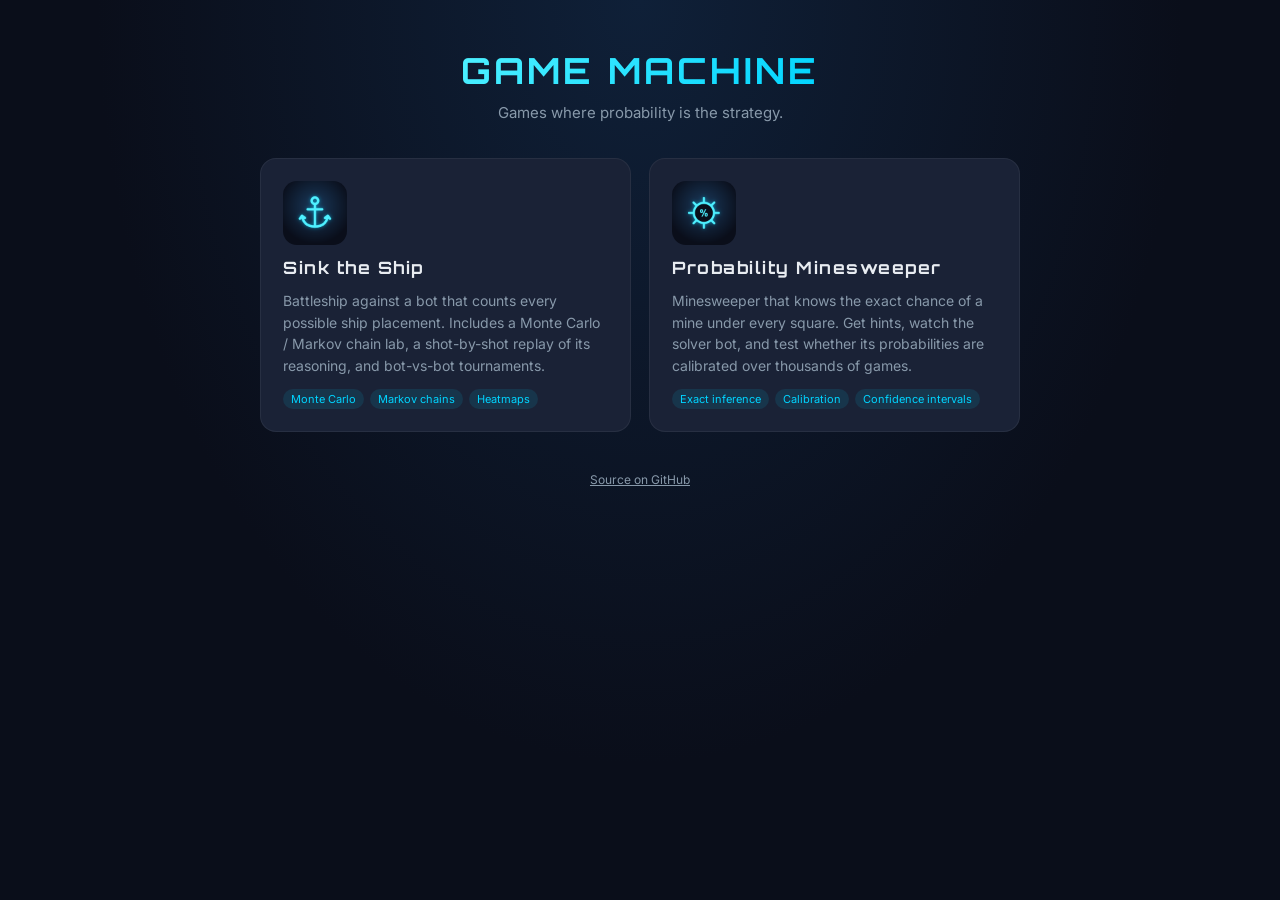
<file: index.html>
<!DOCTYPE html>
<html lang="en">
<head>
  <meta charset="UTF-8" />
  <meta name="viewport" content="width=device-width, initial-scale=1.0, viewport-fit=cover" />
  <title>Game Machine</title>
  <meta name="description" content="Probability games: Sink the Ship and Probability Minesweeper." />
  <meta name="theme-color" content="#0a0e1a" />
  <link rel="icon" type="image/png" href="sink-the-ship/icons/icon-192.png" />
  <link rel="preconnect" href="https://fonts.googleapis.com" />
  <link rel="preconnect" href="https://fonts.gstatic.com" crossorigin />
  <link href="https://fonts.googleapis.com/css2?family=Orbitron:wght@600;700&family=Inter:wght@400;500;600&display=swap" rel="stylesheet" />
  <style>
    *, *::before, *::after { box-sizing: border-box; margin: 0; padding: 0; }
    :root {
      --bg: #0a0e1a; --card: #1a2236; --hover: #243049;
      --accent: #00d4ff; --accent-bright: #4ef0ff;
      --text: #e8ecf1; --dim: #8899aa;
    }
    html { -webkit-text-size-adjust: 100%; }
    body {
      min-height: 100vh; min-height: 100dvh;
      font-family: 'Inter', -apple-system, sans-serif;
      color: var(--text);
      background: radial-gradient(ellipse at top, #0f2038 0%, var(--bg) 60%) fixed, var(--bg);
      display: flex; flex-direction: column; align-items: center;
      padding: max(48px, env(safe-area-inset-top)) max(16px, env(safe-area-inset-right)) max(40px, env(safe-area-inset-bottom)) max(16px, env(safe-area-inset-left));
      -webkit-tap-highlight-color: transparent;
    }
    h1 {
      font-family: 'Orbitron', monospace; font-size: clamp(24px, 6vw, 36px); letter-spacing: 3px; text-align: center;
      background: linear-gradient(135deg, var(--accent-bright), var(--accent));
      -webkit-background-clip: text; -webkit-text-fill-color: transparent; background-clip: text;
    }
    .sub { margin: 10px 0 36px; color: var(--dim); text-align: center; font-size: 15px; }
    .games { display: grid; grid-template-columns: repeat(auto-fit, minmax(260px, 1fr)); gap: 18px; width: 100%; max-width: 760px; }
    a.game {
      display: flex; flex-direction: column; gap: 12px; padding: 22px;
      background: var(--card); border: 1px solid rgba(255,255,255,0.06); border-radius: 16px;
      color: inherit; text-decoration: none; transition: transform 0.2s, border-color 0.2s, background 0.2s;
    }
    a.game:hover { transform: translateY(-3px); border-color: var(--accent); background: var(--hover); }
    a.game img { width: 64px; height: 64px; border-radius: 14px; }
    a.game h2 { font-family: 'Orbitron', monospace; font-size: 17px; letter-spacing: 1.5px; }
    a.game p { color: var(--dim); font-size: 14px; line-height: 1.55; }
    .tags { display: flex; flex-wrap: wrap; gap: 6px; margin-top: auto; }
    .tags span { font-size: 11px; padding: 3px 8px; border-radius: 999px; background: rgba(0, 212, 255, 0.1); color: var(--accent); }
    footer { margin-top: 40px; font-size: 12px; color: var(--dim); }
    footer a { color: var(--dim); }
  </style>
</head>
<body>
  <h1>GAME MACHINE</h1>
  <p class="sub">Games where probability is the strategy.</p>

  <div class="games">
    <a class="game" href="sink-the-ship/">
      <img src="sink-the-ship/icons/icon-192.png" alt="" />
      <h2>Sink the Ship</h2>
      <p>Battleship against a bot that counts every possible ship placement. Includes a Monte Carlo / Markov chain lab, a shot-by-shot replay of its reasoning, and bot-vs-bot tournaments.</p>
      <div class="tags"><span>Monte Carlo</span><span>Markov chains</span><span>Heatmaps</span></div>
    </a>
    <a class="game" href="minesweeper/">
      <img src="minesweeper/icons/icon-192.png" alt="" />
      <h2>Probability Minesweeper</h2>
      <p>Minesweeper that knows the exact chance of a mine under every square. Get hints, watch the solver bot, and test whether its probabilities are calibrated over thousands of games.</p>
      <div class="tags"><span>Exact inference</span><span>Calibration</span><span>Confidence intervals</span></div>
    </a>
  </div>

  <footer><a href="https://github.com/anda-glitch/game_machine">Source on GitHub</a></footer>
</body>
</html>
</file>
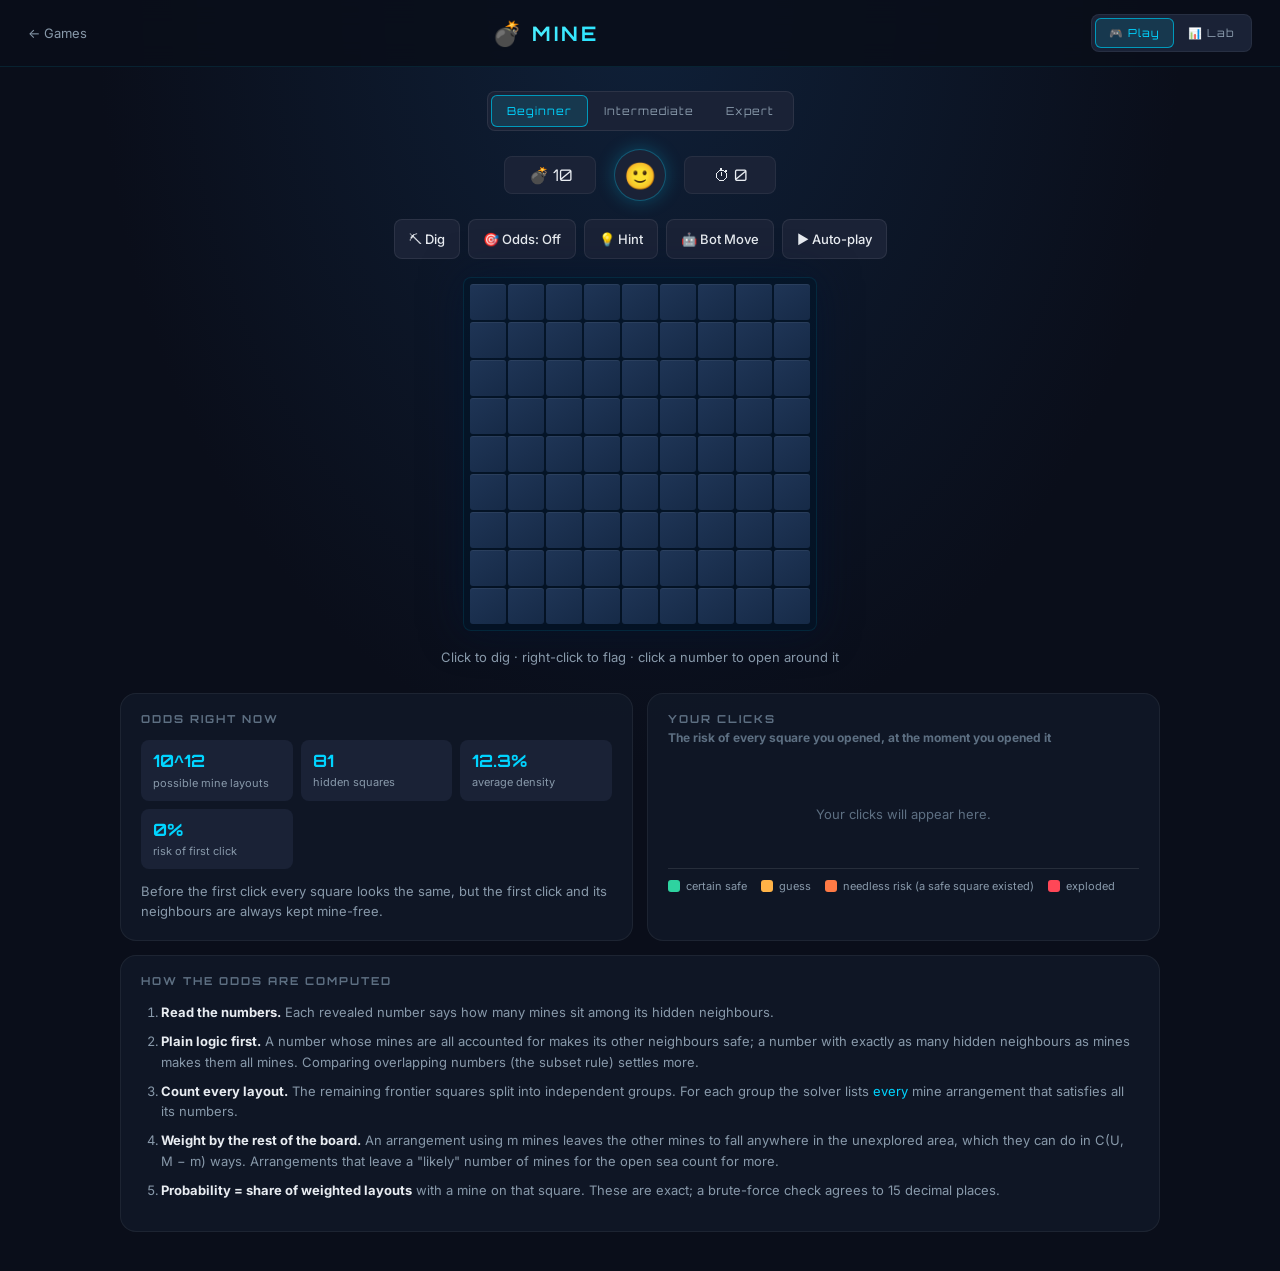
<file: minesweeper/index.html>
<!DOCTYPE html>
<html lang="en">
<head>
  <meta charset="UTF-8" />
  <meta name="viewport" content="width=device-width, initial-scale=1.0, viewport-fit=cover" />
  <title>Probability Minesweeper</title>
  <meta name="description" content="Minesweeper that computes the exact probability of a mine under every cell, with a solver bot and a statistics lab." />
  <meta name="theme-color" content="#0a0e1a" />
  <meta name="mobile-web-app-capable" content="yes" />
  <meta name="apple-mobile-web-app-capable" content="yes" />
  <meta name="apple-mobile-web-app-status-bar-style" content="black-translucent" />
  <meta name="apple-mobile-web-app-title" content="Mine Odds" />
  <meta name="format-detection" content="telephone=no" />
  <link rel="manifest" href="manifest.json" />
  <link rel="icon" type="image/png" sizes="192x192" href="icons/icon-192.png" />
  <link rel="apple-touch-icon" href="icons/apple-touch-icon.png" />
  <link rel="preconnect" href="https://fonts.googleapis.com" />
  <link rel="preconnect" href="https://fonts.gstatic.com" crossorigin />
  <link href="https://fonts.googleapis.com/css2?family=Orbitron:wght@400;600;700;900&family=Inter:wght@300;400;500;600;700&display=swap" rel="stylesheet" />
  <link rel="stylesheet" href="style.css" />
</head>
<body>
  <div class="app">
    <header class="header">
      <a class="home-link" href="../" aria-label="All games">← Games</a>
      <div class="logo">
        <span class="logo-icon">💣</span>
        <h1>MINE <span class="accent">ODDS</span></h1>
      </div>
      <nav class="tabs" role="tablist">
        <button class="tab active" data-tab="play" role="tab" aria-selected="true">🎮 Play</button>
        <button class="tab" data-tab="lab" role="tab" aria-selected="false">📊 Lab</button>
      </nav>
    </header>

    <!-- ═══ Play ═══ -->
    <main class="panel active" id="panel-play">
      <div class="seg" id="difficulty">
        <button class="seg-btn active" data-level="beginner">Beginner</button>
        <button class="seg-btn" data-level="intermediate">Intermediate</button>
        <button class="seg-btn" data-level="expert">Expert</button>
      </div>

      <div class="status-row">
        <div class="counter" title="Mines left (mines − flags)">💣 <span id="mines-left">10</span></div>
        <button class="face" id="btn-new" aria-label="New game">🙂</button>
        <div class="counter" title="Time">⏱ <span id="timer">0</span></div>
      </div>

      <div class="toolbar">
        <button class="tool" id="btn-mode" aria-pressed="false">⛏ Dig</button>
        <button class="tool" id="btn-odds" aria-pressed="false">🎯 Odds: Off</button>
        <button class="tool" id="btn-hint">💡 Hint</button>
        <button class="tool" id="btn-bot">🤖 Bot Move</button>
        <button class="tool" id="btn-auto">▶ Auto-play</button>
      </div>

      <div class="board-wrap" id="board-wrap">
        <div class="board" id="board"></div>
      </div>
      <p class="controls-hint" id="controls-hint"></p>

      <section class="cards">
        <div class="card">
          <h3>Odds right now</h3>
          <div class="stat-grid" id="odds-stats"></div>
          <p class="card-note" id="odds-note"></p>
        </div>

        <div class="card">
          <h3>Your clicks <span class="card-sub">The risk of every square you opened, at the moment you opened it</span></h3>
          <div class="risk-chart" id="risk-chart"></div>
          <div class="legend">
            <span><i class="lg lg-safe"></i>certain safe</span>
            <span><i class="lg lg-guess"></i>guess</span>
            <span><i class="lg lg-wasted"></i>needless risk (a safe square existed)</span>
            <span><i class="lg lg-boom"></i>exploded</span>
          </div>
          <p class="card-note" id="luck-note"></p>
        </div>

        <div class="card card-wide">
          <h3>How the odds are computed</h3>
          <ol class="how" id="how-steps">
            <li><b>Read the numbers.</b> Each revealed number says how many mines sit among its hidden neighbours.</li>
            <li><b>Plain logic first.</b> A number whose mines are all accounted for makes its other neighbours safe; a number with exactly as many hidden neighbours as mines makes them all mines. Comparing overlapping numbers (the subset rule) settles more.</li>
            <li><b>Count every layout.</b> The remaining frontier squares split into independent groups. For each group the solver lists <em>every</em> mine arrangement that satisfies all its numbers.</li>
            <li><b>Weight by the rest of the board.</b> An arrangement using m mines leaves the other mines to fall anywhere in the unexplored area, which they can do in C(U, M − m) ways. Arrangements that leave a "likely" number of mines for the open sea count for more.</li>
            <li><b>Probability = share of weighted layouts</b> with a mine on that square. These are exact; a brute-force check agrees to 15 decimal places.</li>
          </ol>
          <p class="card-note" id="how-live"></p>
        </div>
      </section>
    </main>

    <!-- ═══ Lab ═══ -->
    <main class="panel" id="panel-lab">
      <h2 class="section-title">Statistics Lab</h2>
      <p class="section-sub">
        The solver bot always opens a certain-safe square when one exists and otherwise takes the lowest-risk guess.
        Let it play thousands of games to see how winnable Minesweeper really is, and whether its probabilities are honest.
      </p>

      <div class="card">
        <h3>1 · Bot tournament <span class="card-sub">Win rate with a 95% confidence interval</span></h3>
        <div class="lab-controls">
          <select class="select" id="lab-level" aria-label="Difficulty">
            <option value="beginner">Beginner 9×9 · 10 mines</option>
            <option value="intermediate" selected>Intermediate 16×16 · 40 mines</option>
            <option value="expert">Expert 16×30 · 99 mines</option>
          </select>
          <select class="select" id="lab-games" aria-label="Number of games">
            <option value="200">200 games</option>
            <option value="1000" selected>1,000 games</option>
            <option value="5000">5,000 games</option>
          </select>
          <button class="btn btn-primary" id="lab-run">▶ Run</button>
        </div>
        <div class="progress"><div class="progress-fill" id="lab-progress"></div></div>
        <div class="stat-grid" id="lab-stats"></div>
        <h4 class="chart-title">Guesses needed per game <span class="card-sub">Share of games by number of guesses; hover or tap a bar to see how many of them the bot won</span></h4>
        <div class="bars" id="lab-guess-chart"></div>
      </div>

      <div class="card">
        <h3>2 · Are the probabilities honest? <span class="card-sub">Calibration: every guess the bot made in the tournament, grouped by predicted risk</span></h3>
        <div class="chart" id="lab-calibration"></div>
        <p class="card-note" id="lab-calibration-note">Run a tournament above to fill this in. If the solver is right, guesses it rated 30% risky should explode about 30% of the time, so points sit on the dashed diagonal.</p>
      </div>

      <div class="card">
        <h3>3 · Win rate vs mine density <span class="card-sub">9×9 board, 300 games per point; the band is the 95% confidence interval</span></h3>
        <div class="lab-controls">
          <button class="btn btn-primary" id="sweep-run">▶ Run density sweep</button>
        </div>
        <div class="progress"><div class="progress-fill" id="sweep-progress"></div></div>
        <div class="chart" id="lab-sweep"></div>
        <p class="card-note" id="sweep-note"></p>
      </div>
    </main>

    <div class="modal-overlay" id="end-modal">
      <div class="modal">
        <div class="modal-icon" id="end-icon">🏆</div>
        <h2 id="end-title">Cleared!</h2>
        <p id="end-message"></p>
        <div class="modal-stats" id="end-stats"></div>
        <button class="btn btn-primary" id="btn-again">Play Again</button>
      </div>
    </div>
  </div>

  <div class="tip" id="tip" role="tooltip"></div>

  <script src="engine.js"></script>
  <script src="game.js"></script>
  <script src="lab.js"></script>
</body>
</html>
</file>
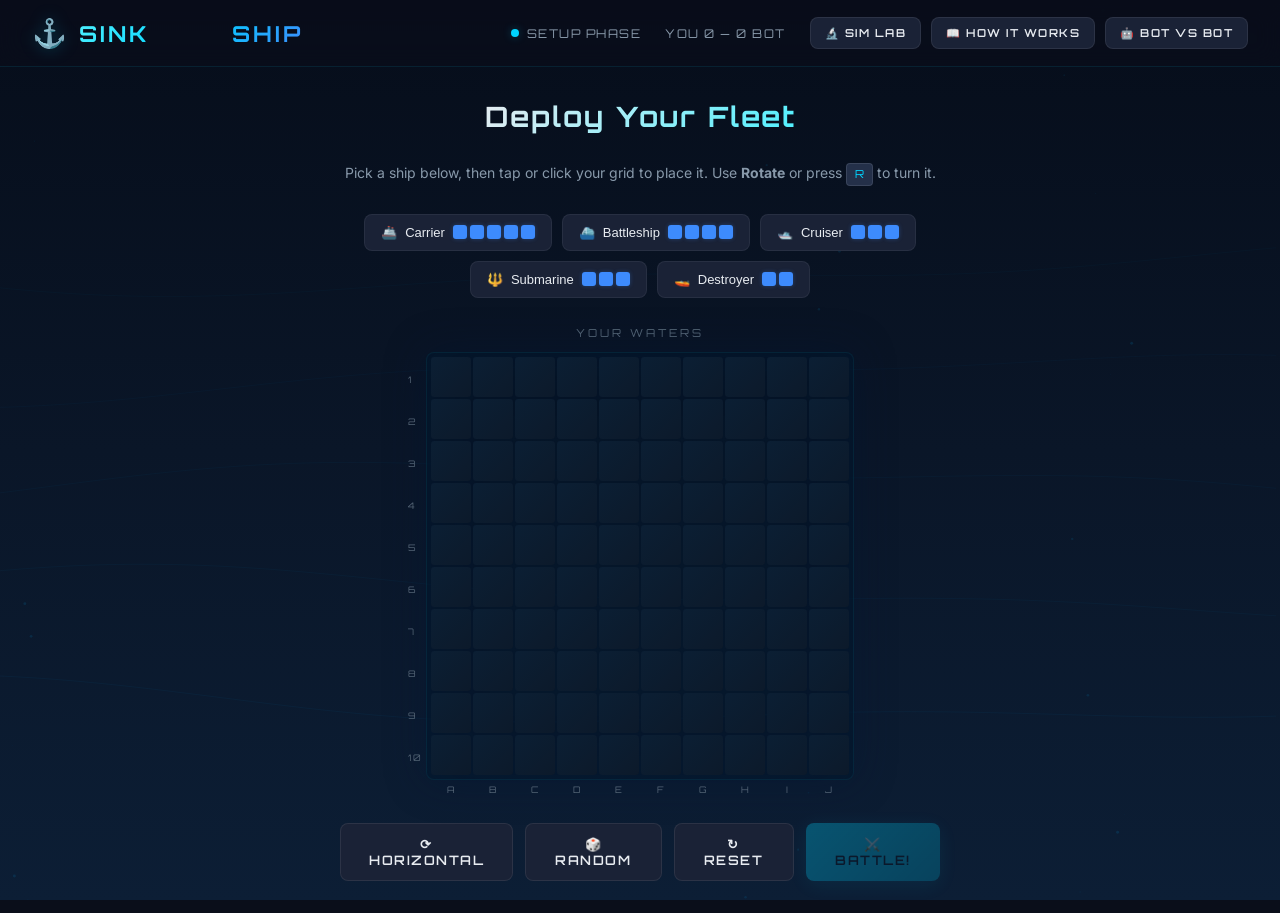
<file: sink-the-ship/index.html>
<!DOCTYPE html>
<html lang="en">
<head>
  <meta charset="UTF-8" />
  <meta name="viewport" content="width=device-width, initial-scale=1.0, viewport-fit=cover" />
  <meta name="theme-color" content="#0a0e1a" />
  <meta name="mobile-web-app-capable" content="yes" />
  <meta name="apple-mobile-web-app-capable" content="yes" />
  <meta name="apple-mobile-web-app-status-bar-style" content="black-translucent" />
  <meta name="apple-mobile-web-app-title" content="Sink the Ship" />
  <meta name="format-detection" content="telephone=no" />
  <link rel="manifest" href="manifest.json" />
  <link rel="icon" type="image/png" sizes="192x192" href="icons/icon-192.png" />
  <link rel="apple-touch-icon" href="icons/apple-touch-icon.png" />
  <title>Sink the Ship — Naval Battle</title>
  <meta name="description" content="A premium Battleship game with intelligent AI opponent. Place your fleet and sink the enemy ships!" />
  <link rel="preconnect" href="https://fonts.googleapis.com" />
  <link rel="preconnect" href="https://fonts.gstatic.com" crossorigin />
  <link href="https://fonts.googleapis.com/css2?family=Orbitron:wght@400;600;700;900&family=Inter:wght@300;400;500;600;700&display=swap" rel="stylesheet" />
  <link rel="stylesheet" href="style.css" />
</head>
<body>
  <canvas id="bg-canvas"></canvas>

  <div class="app">
    <!-- Header -->
    <header class="header">
      <div class="logo">
        <span class="logo-icon">⚓</span>
        <h1>SINK <span class="accent">THE</span> SHIP</h1>
      </div>
      <div class="status-bar">
        <div class="status-item" id="turn-indicator">
          <span class="dot"></span>
          <span class="label">SETUP PHASE</span>
        </div>
        <div class="status-item" id="score-display">
          <span class="label">YOU <span id="player-score">0</span> — <span id="bot-score">0</span> BOT</span>
        </div>
        <div class="header-tools">
          <button class="btn btn-secondary btn-small" id="btn-sim-lab">🔬 Sim Lab</button>
          <button class="btn btn-secondary btn-small" id="btn-explain">📖 How It Works</button>
          <button class="btn btn-secondary btn-small" id="btn-versus">🤖 Bot vs Bot</button>
        </div>
      </div>
    </header>

    <!-- Setup Screen -->
    <section id="setup-screen" class="screen active">
      <div class="setup-content">
        <h2 class="section-title">Deploy Your Fleet</h2>
        <p class="section-sub">Pick a ship below, then tap or click your grid to place it. Use <b>Rotate</b> or press <kbd>R</kbd> to turn it.</p>

        <div class="ship-selector" id="ship-selector">
          <!-- Ships populated by JS -->
        </div>

        <div class="grid-container setup-grid-container">
          <div class="grid-label">YOUR WATERS</div>
          <div class="grid" id="setup-grid"></div>
          <div class="grid-coords-x" id="setup-coords-x"></div>
          <div class="grid-coords-y" id="setup-coords-y"></div>
        </div>

        <div class="setup-actions">
          <button class="btn btn-secondary" id="btn-rotate" aria-label="Rotate ship">⟳ Horizontal</button>
          <button class="btn btn-secondary" id="btn-random">🎲 Random</button>
          <button class="btn btn-secondary" id="btn-reset">↻ Reset</button>
          <button class="btn btn-primary" id="btn-start" disabled>⚔️ Battle!</button>
        </div>
      </div>
    </section>

    <!-- Battle Screen -->
    <section id="battle-screen" class="screen">
      <div class="battle-content">
        <div class="battle-grids">
          <div class="grid-container">
            <div class="grid-label">YOUR WATERS</div>
            <div class="grid" id="player-grid"></div>
            <div class="grid-coords-x" id="player-coords-x"></div>
            <div class="grid-coords-y" id="player-coords-y"></div>
          </div>

          <div class="battle-divider">
            <div class="divider-line"></div>
            <div class="divider-text" id="battle-message">YOUR TURN — FIRE!</div>
            <div class="divider-line"></div>
          </div>

          <div class="grid-container">
            <div class="grid-label">ENEMY WATERS</div>
            <div class="grid" id="enemy-grid"></div>
            <div class="grid-coords-x" id="enemy-coords-x"></div>
            <div class="grid-coords-y" id="enemy-coords-y"></div>
          </div>
        </div>

        <div class="heat-toggle-row">
          <button class="btn btn-secondary btn-small" id="btn-heat-toggle" aria-pressed="false">🔥 Enemy Heatmap: Off</button>
          <span class="heat-status" id="heat-status"></span>
        </div>

        <div class="fleet-status">
          <div class="fleet-panel">
            <h3>Your Fleet</h3>
            <div id="player-fleet-status"></div>
          </div>
          <div class="fleet-panel">
            <h3>Enemy Fleet</h3>
            <div id="enemy-fleet-status"></div>
          </div>
        </div>
      </div>
    </section>

    <!-- Simulation Lab Screen -->
    <section id="sim-screen" class="screen">
      <div class="sim-content">
        <h2 class="section-title">Fleet Probability Lab</h2>
        <p class="section-sub">
          Samples legal layouts of all 5 ships across every position and all 2<sup>5</sup> = 32 orientation combinations.
          <strong>Monte Carlo</strong> draws each ship independently and throws away overlapping fleets.
          <strong>Markov Chain</strong> (Metropolis) moves one ship at a time and records every state the chain visits.
          Both converge to the same uniform distribution over legal fleets.
        </p>

        <div class="sim-controls">
          <div class="seg" id="sim-mode">
            <button class="seg-btn active" data-mode="mc">🎲 Monte Carlo</button>
            <button class="seg-btn" data-mode="mcmc">🔗 Markov Chain</button>
          </div>
          <select class="sim-select" id="sim-target" aria-label="Number of samples">
            <option value="10000">10K samples</option>
            <option value="100000">100K samples</option>
            <option value="1000000" selected>1M samples</option>
            <option value="5000000">5M samples</option>
          </select>
          <button class="btn btn-primary" id="sim-run">▶ Run</button>
          <button class="btn btn-secondary" id="sim-reset">↻ Reset</button>
        </div>

        <div class="sim-stats">
          <div class="sim-stat"><span class="stat-value" id="sim-samples">0</span><span class="stat-label">Samples</span></div>
          <div class="sim-stat"><span class="stat-value" id="sim-accept">—</span><span class="stat-label" id="sim-accept-label">Acceptance</span></div>
          <div class="sim-stat"><span class="stat-value" id="sim-total">—</span><span class="stat-label">Est. legal fleets</span></div>
          <div class="sim-stat"><span class="stat-value" id="sim-sum">—</span><span class="stat-label">Σ P(cell) · expect 17</span></div>
        </div>

        <div class="sim-panels">
          <div class="grid-container">
            <div class="grid-label">OCCUPANCY HEATMAP</div>
            <div class="grid sim-grid" id="sim-heat"></div>
            <div class="grid-coords-x" id="sim-heat-coords-x"></div>
            <div class="grid-coords-y" id="sim-heat-coords-y"></div>
            <div class="heat-legend">
              <span id="sim-legend-min">0%</span>
              <div class="heat-legend-bar"></div>
              <span id="sim-legend-max">—</span>
            </div>
          </div>
          <div class="grid-container">
            <div class="grid-label" id="sim-live-label">CURRENT SAMPLE</div>
            <div class="grid sim-grid" id="sim-live"></div>
            <div class="grid-coords-x" id="sim-live-coords-x"></div>
            <div class="grid-coords-y" id="sim-live-coords-y"></div>
            <div class="sim-key" id="sim-key"></div>
          </div>
        </div>

        <div class="sim-charts">
          <div class="sim-card">
            <h3>Orientation per ship</h3>
            <div id="sim-orient"></div>
          </div>
          <div class="sim-card sim-card-wide">
            <h3>All 32 orientation combinations <span class="sim-card-sub">grouped by # vertical ships · dashed line = 1/32</span></h3>
            <div class="combo-grid" id="sim-combos"></div>
          </div>
        </div>

        <button class="btn btn-secondary" id="sim-back">← Back to game</button>
      </div>
    </section>

    <!-- How It Works Screen -->
    <section id="explain-screen" class="screen">
      <div class="sim-content">
        <h2 class="section-title">How the Bot Thinks</h2>
        <p class="section-sub">
          A replay of the bot hunting a hidden fleet, one shot at a time, using the exact code it runs against you.
          Before every shot it repeats the same four steps.
        </p>

        <ol class="explain-loop">
          <li><b>1 · Enumerate</b><span>Try every remaining ship at every start cell in both orientations. Throw out placements that touch a miss or a sunk ship.</span></li>
          <li><b>2 · Score</b><span>Each open cell scores the number of surviving placements covering it. If a ship is wounded, only placements through the hits count, weighted heavily.</span></li>
          <li><b>3 · Restrict</b><span>While hunting, only cells on a checkerboard spaced by the smallest ship afloat are allowed. The gap widens as small ships sink.</span></li>
          <li><b>4 · Fire &amp; update</b><span>Shoot the highest-scoring allowed cell. The result (miss, hit or sunk) changes which placements survive next turn.</span></li>
        </ol>

        <div class="sim-controls">
          <button class="btn btn-secondary btn-small" id="ex-first" aria-label="First shot">⏮</button>
          <button class="btn btn-secondary btn-small" id="ex-prev">◀ Prev</button>
          <button class="btn btn-primary" id="ex-play">▶ Play</button>
          <button class="btn btn-secondary btn-small" id="ex-next">Next ▶</button>
          <button class="btn btn-secondary btn-small" id="ex-last" aria-label="Last shot">⏭</button>
          <button class="btn btn-secondary btn-small" id="ex-new">🎲 New fleet</button>
        </div>
        <input type="range" class="ex-slider" id="ex-slider" min="0" max="0" value="0" aria-label="Shot number" />

        <div class="sim-panels">
          <div class="grid-container">
            <div class="grid-label">BOT'S VIEW · SCORES BEFORE THE SHOT</div>
            <div class="grid sim-grid" id="ex-scores"></div>
            <div class="grid-coords-x" id="ex-scores-coords-x"></div>
            <div class="grid-coords-y" id="ex-scores-coords-y"></div>
            <div class="ex-legend">
              <span><i class="lg lg-heat"></i>score (low → high)</span>
              <span><i class="lg lg-cand"></i>allowed cell</span>
              <span><i class="lg lg-pick"></i>chosen shot</span>
            </div>
          </div>
          <div class="grid-container">
            <div class="grid-label">HIDDEN FLEET · AFTER THE SHOT</div>
            <div class="grid sim-grid" id="ex-truth"></div>
            <div class="grid-coords-x" id="ex-truth-coords-x"></div>
            <div class="grid-coords-y" id="ex-truth-coords-y"></div>
            <div class="ex-legend">
              <span><i class="lg lg-ship"></i>ship (hidden from bot)</span>
              <span><i class="lg lg-hit"></i>hit</span>
              <span><i class="lg lg-miss"></i>miss</span>
              <span><i class="lg lg-sunk"></i>sunk</span>
            </div>
          </div>
        </div>

        <div class="sim-card ex-story">
          <h3 id="ex-title">Shot 1</h3>
          <ol id="ex-steps"></ol>
        </div>

        <div class="sim-card ex-chart-card">
          <h3>Placements still possible after each shot <span class="sim-card-sub">Each bar is one shot. Misses trim placements a little; sinking a ship removes all of that ship's placements. Click a bar to jump to that shot.</span></h3>
          <div class="ex-chart" id="ex-chart"></div>
          <div class="ex-legend">
            <span><i class="lg lg-bar-miss"></i>miss</span>
            <span><i class="lg lg-bar-hit"></i>hit</span>
            <span><i class="lg lg-bar-sunk"></i>sunk a ship</span>
          </div>
        </div>

        <div class="sim-card">
          <h3>Two different engines</h3>
          <p class="ex-note">
            <b>The bot</b> (this replay) uses <em>exact counting</em>. It scores each ship's placements separately, recomputes them from scratch every turn, and needs no randomness.
            <b>The 🔥 Enemy Heatmap</b> in battle and the <b>🔬 Sim Lab</b> use <em>sampling</em>. A Markov chain moves whole 5-ship fleets around, keeping only fleets with no overlaps that cover every unsunk hit and avoid every miss and sunk cell.
            After each of your shots it throws its samples away and re-runs the chain with the new evidence.
          </p>
        </div>

        <button class="btn btn-secondary" id="ex-back">← Back to game</button>
      </div>
    </section>

    <!-- Bot vs Bot Screen -->
    <section id="versus-screen" class="screen">
      <div class="sim-content">
        <h2 class="section-title">Bot vs Bot</h2>
        <p class="section-sub">
          Pick two strategies and let them fight. They take turns firing at each other's fleet, and the first to sink all 5 ships wins.
          With <b>same fleet</b> on, both bots hunt an identical layout, so only the strategy decides the match. The first shot alternates between matches.
        </p>

        <div class="vs-pickers">
          <label class="vs-picker a">
            <span>Bot A</span>
            <select class="sim-select" id="vs-bot-a"></select>
          </label>
          <span class="vs-vs">VS</span>
          <label class="vs-picker b">
            <span>Bot B</span>
            <select class="sim-select" id="vs-bot-b"></select>
          </label>
        </div>

        <div class="sim-controls">
          <button class="btn btn-primary" id="vs-play">▶ Start Match</button>
          <button class="btn btn-secondary btn-small" id="vs-new">↻ New Match</button>
          <select class="sim-select" id="vs-speed" aria-label="Speed">
            <option value="700">Slow</option>
            <option value="250" selected>Normal</option>
            <option value="60">Fast</option>
          </select>
          <label class="vs-check"><input type="checkbox" id="vs-mirror" checked /> Same fleet</label>
        </div>

        <div class="vs-score" id="vs-score"></div>

        <div class="sim-panels">
          <div class="grid-container">
            <div class="grid-label" id="vs-label-a">BOT A FIRES HERE</div>
            <div class="grid sim-grid vs-grid" id="vs-grid-a"></div>
            <div class="grid-coords-x" id="vs-grid-a-coords-x"></div>
            <div class="grid-coords-y" id="vs-grid-a-coords-y"></div>
            <div class="vs-stats" id="vs-stats-a"></div>
          </div>
          <div class="grid-container">
            <div class="grid-label" id="vs-label-b">BOT B FIRES HERE</div>
            <div class="grid sim-grid vs-grid" id="vs-grid-b"></div>
            <div class="grid-coords-x" id="vs-grid-b-coords-x"></div>
            <div class="grid-coords-y" id="vs-grid-b-coords-y"></div>
            <div class="vs-stats" id="vs-stats-b"></div>
          </div>
        </div>

        <div class="vs-banner" id="vs-banner"></div>

        <div class="sim-card vs-tourney">
          <h3>Tournament <span class="sim-card-sub">Plays many matches instantly with no animation, alternating who shoots first. A single match is mostly luck; a tournament shows which strategy is really stronger.</span></h3>
          <div class="sim-controls">
            <select class="sim-select" id="vs-count" aria-label="Number of matches">
              <option value="50">50 matches</option>
              <option value="200" selected>200 matches</option>
              <option value="1000">1,000 matches</option>
            </select>
            <button class="btn btn-primary" id="vs-tourney-run">🏆 Run Tournament</button>
          </div>
          <div class="vs-progress"><div class="vs-progress-fill" id="vs-progress"></div></div>
          <div id="vs-results"></div>
        </div>

        <div class="sim-card">
          <h3>The contenders</h3>
          <ul class="vs-roster" id="vs-roster"></ul>
        </div>

        <button class="btn btn-secondary" id="vs-back">← Back to game</button>
      </div>
    </section>

    <div class="sim-tip" id="sim-tip" role="tooltip"></div>

    <!-- Game Over Modal -->
    <div class="modal-overlay" id="game-over-modal">
      <div class="modal">
        <div class="modal-icon" id="modal-icon">🏆</div>
        <h2 id="modal-title">Victory!</h2>
        <p id="modal-message">You sank all enemy ships!</p>
        <div class="modal-stats">
          <div class="stat">
            <span class="stat-value" id="stat-shots">0</span>
            <span class="stat-label">Shots Fired</span>
          </div>
          <div class="stat">
            <span class="stat-value" id="stat-accuracy">0%</span>
            <span class="stat-label">Accuracy</span>
          </div>
          <div class="stat">
            <span class="stat-value" id="stat-sunk">0</span>
            <span class="stat-label">Ships Sunk</span>
          </div>
        </div>
        <button class="btn btn-primary" id="btn-play-again">⚓ Play Again</button>
      </div>
    </div>
  </div>

  <script src="sim.js"></script>
  <script src="game.js"></script>
  <script src="simlab.js"></script>
  <script src="explain.js"></script>
  <script src="versus.js"></script>
</body>
</html>
</file>
<file: minesweeper/style.css>
/* ─── Reset & Tokens ─── */
*, *::before, *::after { box-sizing: border-box; margin: 0; padding: 0; }

:root {
  --bg-deep: #0a0e1a;
  --bg-surface: #111827;
  --bg-card: #1a2236;
  --bg-hover: #243049;
  --ocean-dark: #0c1929;
  --ocean-mid: #132744;

  --accent: #00d4ff;
  --accent-dim: #0099bb;
  --accent-glow: rgba(0, 212, 255, 0.25);
  --accent-bright: #4ef0ff;

  --safe: #2ed3a0;
  --guess: #ffb347;
  --wasted: #ff7a45;
  --boom: #ff4757;

  --text: #e8ecf1;
  --text-dim: #8899aa;
  --text-muted: #5d6f82;

  --radius: 8px;
  --radius-lg: 16px;
  --transition: 0.2s cubic-bezier(0.4, 0, 0.2, 1);
  --cell: 32px;
}

html { -webkit-text-size-adjust: 100%; text-size-adjust: 100%; }

body {
  font-family: 'Inter', -apple-system, BlinkMacSystemFont, sans-serif;
  background: radial-gradient(ellipse at top, #0f2038 0%, var(--bg-deep) 60%) fixed, var(--bg-deep);
  color: var(--text);
  min-height: 100vh;
  min-height: 100dvh;
  -webkit-tap-highlight-color: transparent;
  overscroll-behavior-y: none;
}

.app {
  min-height: 100dvh;
  display: flex;
  flex-direction: column;
  padding-bottom: env(safe-area-inset-bottom);
}

button, select, input { font: inherit; color: inherit; touch-action: manipulation; }

/* ─── Header ─── */
.header {
  position: sticky;
  top: 0;
  z-index: 50;
  display: flex;
  align-items: center;
  justify-content: space-between;
  gap: 16px;
  padding: max(14px, env(safe-area-inset-top)) max(28px, env(safe-area-inset-right)) 14px max(28px, env(safe-area-inset-left));
  background: rgba(10, 14, 26, 0.88);
  -webkit-backdrop-filter: blur(12px);
  backdrop-filter: blur(12px);
  border-bottom: 1px solid rgba(0, 212, 255, 0.1);
}

.home-link {
  color: var(--text-dim);
  text-decoration: none;
  font-size: 13px;
  white-space: nowrap;
}

.home-link:hover { color: var(--accent); }

.logo { display: flex; align-items: center; gap: 10px; }
.logo-icon { font-size: 24px; }

.logo h1 {
  font-family: 'Orbitron', monospace;
  font-size: 20px;
  font-weight: 700;
  letter-spacing: 3px;
  background: linear-gradient(135deg, var(--accent-bright), var(--accent));
  -webkit-background-clip: text;
  -webkit-text-fill-color: transparent;
  background-clip: text;
}

.logo h1 .accent { opacity: 0.6; font-weight: 400; }

.tabs {
  display: flex;
  padding: 3px;
  background: var(--bg-card);
  border-radius: var(--radius);
  border: 1px solid rgba(255,255,255,0.06);
}

.tab {
  padding: 8px 14px;
  border: none;
  border-radius: 6px;
  background: transparent;
  color: var(--text-dim);
  font-family: 'Orbitron', monospace;
  font-size: 11px;
  letter-spacing: 1px;
  cursor: pointer;
}

.tab.active {
  background: rgba(0, 212, 255, 0.12);
  color: var(--accent);
  box-shadow: inset 0 0 0 1px var(--accent-dim);
}

/* ─── Panels ─── */
.panel {
  display: none;
  flex-direction: column;
  align-items: center;
  gap: 18px;
  width: 100%;
  max-width: 1080px;
  margin: 0 auto;
  padding: 24px max(20px, env(safe-area-inset-right)) 40px max(20px, env(safe-area-inset-left));
}

.panel.active { display: flex; animation: fadeIn 0.35s ease; }

@keyframes fadeIn {
  from { opacity: 0; transform: translateY(8px); }
  to { opacity: 1; transform: none; }
}

.section-title {
  font-family: 'Orbitron', monospace;
  font-size: 26px;
  letter-spacing: 2px;
  text-align: center;
  background: linear-gradient(135deg, var(--text), var(--accent-bright));
  -webkit-background-clip: text;
  -webkit-text-fill-color: transparent;
  background-clip: text;
}

.section-sub {
  max-width: 720px;
  text-align: center;
  font-size: 14px;
  line-height: 1.6;
  color: var(--text-dim);
}

/* ─── Controls ─── */
.seg {
  display: flex;
  padding: 3px;
  background: var(--bg-card);
  border: 1px solid rgba(255,255,255,0.08);
  border-radius: var(--radius);
}

.seg-btn {
  padding: 9px 16px;
  border: none;
  border-radius: 6px;
  background: transparent;
  color: var(--text-dim);
  font-family: 'Orbitron', monospace;
  font-size: 11px;
  letter-spacing: 1px;
  cursor: pointer;
  transition: var(--transition);
}

.seg-btn.active {
  background: rgba(0, 212, 255, 0.12);
  color: var(--accent);
  box-shadow: inset 0 0 0 1px var(--accent-dim);
}

.status-row {
  display: flex;
  align-items: center;
  gap: 18px;
}

.counter {
  min-width: 92px;
  padding: 8px 14px;
  background: var(--bg-card);
  border: 1px solid rgba(255,255,255,0.06);
  border-radius: var(--radius);
  font-family: 'Orbitron', monospace;
  font-size: 16px;
  text-align: center;
  font-variant-numeric: tabular-nums;
}

.face {
  width: 52px;
  height: 52px;
  border-radius: 50%;
  border: 1px solid rgba(0, 212, 255, 0.3);
  background: var(--bg-card);
  font-size: 26px;
  cursor: pointer;
  box-shadow: 0 0 18px var(--accent-glow);
}

.face:active { transform: scale(0.94); }

.toolbar {
  display: flex;
  flex-wrap: wrap;
  justify-content: center;
  gap: 8px;
}

.tool {
  padding: 9px 14px;
  min-height: 40px;
  background: var(--bg-card);
  border: 1px solid rgba(255,255,255,0.08);
  border-radius: var(--radius);
  font-size: 13px;
  font-weight: 500;
  cursor: pointer;
  transition: var(--transition);
}

.tool:hover { background: var(--bg-hover); }

.tool.on {
  border-color: var(--accent);
  color: var(--accent);
  background: rgba(0, 212, 255, 0.1);
}

.btn {
  padding: 11px 22px;
  min-height: 44px;
  border: none;
  border-radius: var(--radius);
  font-family: 'Orbitron', monospace;
  font-size: 12px;
  font-weight: 600;
  letter-spacing: 1.5px;
  text-transform: uppercase;
  cursor: pointer;
}

.btn-primary {
  background: linear-gradient(135deg, var(--accent), var(--accent-dim));
  color: var(--bg-deep);
  box-shadow: 0 4px 20px var(--accent-glow);
}

.select {
  min-height: 44px;
  padding: 9px 12px;
  background: var(--bg-card);
  border: 1px solid rgba(255,255,255,0.1);
  border-radius: var(--radius);
  font-size: 16px; /* 16px stops iOS zooming on focus */
}

.controls-hint {
  min-height: 18px;
  font-size: 13px;
  color: var(--text-dim);
  text-align: center;
}

/* ─── Board ─── */
.board-wrap {
  width: 100%;
  display: flex;
  justify-content: center;
}

.board {
  display: grid;
  grid-template-columns: repeat(var(--cols), var(--cell));
  grid-auto-rows: var(--cell);
  gap: 2px;
  padding: 6px;
  background: rgba(0, 20, 40, 0.6);
  border: 1px solid rgba(0, 212, 255, 0.1);
  border-radius: var(--radius);
  box-shadow: 0 0 40px rgba(0, 20, 50, 0.5);
  -webkit-user-select: none;
  user-select: none;
  -webkit-touch-callout: none;
}

.cell {
  width: var(--cell);
  height: var(--cell);
  display: flex;
  align-items: center;
  justify-content: center;
  border: none;
  border-radius: 3px;
  background: linear-gradient(145deg, #1f3556, #162a47);
  box-shadow: inset 0 1px 0 rgba(255,255,255,0.06);
  font-family: 'Orbitron', monospace;
  font-weight: 700;
  font-size: calc(var(--cell) * 0.46);
  line-height: 1;
  color: var(--text);
  cursor: pointer;
  padding: 0;
}

@media (hover: hover) {
  .cell:not(.open):hover { background: #284270; }
}

.cell.open {
  background: var(--ocean-dark);
  box-shadow: none;
  cursor: default;
}

.cell.n1 { color: #4ea8ff; }
.cell.n2 { color: #3ddc84; }
.cell.n3 { color: #ff6b6b; }
.cell.n4 { color: #b18cff; }
.cell.n5 { color: #ffb347; }
.cell.n6 { color: #36d6c8; }
.cell.n7 { color: #e8ecf1; }
.cell.n8 { color: #8899aa; }

.cell.flag, .cell.mine, .cell.boom, .cell.wrong { font-size: calc(var(--cell) * 0.5); }
.cell.boom { background: var(--boom); }
.cell.mine { background: #2a1a24; }
.cell.wrong { background: #3a2030; color: var(--boom); }

/* Odds overlay */
.cell.odds {
  background: var(--risk, rgba(255, 92, 92, 0.1));
  font-family: 'Inter', sans-serif;
  font-weight: 600;
  font-size: calc(var(--cell) * 0.34);
  color: #fff;
}

.cell.odds.safe {
  background: rgba(46, 211, 160, 0.16);
  box-shadow: inset 0 0 0 2px var(--safe);
  color: var(--safe);
  font-size: calc(var(--cell) * 0.46);
}

.cell.odds.sure {
  background: rgba(255, 71, 87, 0.85);
  color: #fff;
  font-size: calc(var(--cell) * 0.46);
}

.cell.hint {
  box-shadow: inset 0 0 0 3px #ffd700, 0 0 14px rgba(255, 215, 0, 0.6);
  animation: pulse 1s ease-in-out infinite;
}

@keyframes pulse { 50% { box-shadow: inset 0 0 0 3px #ffd700, 0 0 4px rgba(255, 215, 0, 0.2); } }

/* ─── Cards ─── */
.cards {
  display: grid;
  grid-template-columns: repeat(2, minmax(0, 1fr));
  gap: 14px;
  width: 100%;
  margin-top: 8px;
}

.card {
  width: 100%;
  min-width: 0;
  padding: 18px 20px;
  background: rgba(17, 24, 39, 0.88);
  border: 1px solid rgba(255,255,255,0.06);
  border-radius: var(--radius-lg);
}

.card-wide { grid-column: 1 / -1; }

.card h3, .chart-title {
  font-family: 'Orbitron', monospace;
  font-size: 11px;
  letter-spacing: 2px;
  text-transform: uppercase;
  color: var(--text-muted);
  margin-bottom: 14px;
}

.chart-title { margin-top: 18px; }

.card-sub {
  display: block;
  margin-top: 4px;
  font-family: 'Inter', sans-serif;
  font-size: 12px;
  letter-spacing: 0;
  text-transform: none;
}

.card-note {
  margin-top: 12px;
  font-size: 13px;
  line-height: 1.6;
  color: var(--text-dim);
}

.card-note b { color: var(--text); }

.stat-grid {
  display: grid;
  grid-template-columns: repeat(auto-fit, minmax(120px, 1fr));
  gap: 8px;
}

.stat {
  display: flex;
  flex-direction: column;
  gap: 4px;
  padding: 10px 12px;
  background: var(--bg-card);
  border-radius: var(--radius);
}

.stat b {
  font-family: 'Orbitron', monospace;
  font-size: 17px;
  color: var(--accent);
  font-variant-numeric: tabular-nums;
}

.stat span { font-size: 11px; color: var(--text-dim); line-height: 1.35; }

.lab-head {
  grid-column: 1 / -1;
  font-size: 13px;
  color: var(--text-dim);
}

/* Click-risk chart */
.risk-chart {
  display: flex;
  align-items: flex-end;
  gap: 2px;
  height: 110px;
  border-bottom: 1px solid rgba(255,255,255,0.1);
  overflow-x: auto;
}

.risk-chart .empty { align-self: center; margin: auto; font-size: 13px; color: var(--text-muted); }

.rbar {
  flex: 1 0 4px;
  max-width: 18px;
  border-radius: 3px 3px 0 0;
}

.rbar.safe { background: var(--safe); }
.rbar.guess { background: var(--guess); }
.rbar.wasted { background: var(--wasted); }
.rbar.boom { background: var(--boom); }

.legend {
  display: flex;
  flex-wrap: wrap;
  gap: 6px 14px;
  margin-top: 10px;
  font-size: 11px;
  color: var(--text-dim);
}

.legend span { display: inline-flex; align-items: center; gap: 6px; }
.lg { width: 12px; height: 12px; border-radius: 3px; display: inline-block; }
.lg-safe { background: var(--safe); }
.lg-guess { background: var(--guess); }
.lg-wasted { background: var(--wasted); }
.lg-boom { background: var(--boom); }

.how {
  display: flex;
  flex-direction: column;
  gap: 8px;
  padding-left: 20px;
  font-size: 13px;
  line-height: 1.6;
  color: var(--text-dim);
}

.how b { color: var(--text); }
.how em { color: var(--accent); font-style: normal; }

/* ─── Lab ─── */
#panel-lab .card { max-width: 900px; }

.lab-controls {
  display: flex;
  flex-wrap: wrap;
  gap: 8px;
  margin-bottom: 12px;
}

.progress {
  height: 4px;
  margin-bottom: 14px;
  border-radius: 2px;
  background: rgba(255,255,255,0.06);
  overflow: hidden;
}

.progress-fill {
  width: 0;
  height: 100%;
  background: var(--accent);
  transition: width 0.1s linear;
}

.bars {
  display: flex;
  align-items: stretch;
  gap: 6px;
  height: 160px;
}

.bcol {
  flex: 1;
  display: flex;
  flex-direction: column;
  justify-content: flex-end;
  align-items: center;
  gap: 4px;
  min-width: 0;
}

.bbar {
  width: 100%;
  max-width: 44px;
  background: var(--accent-dim);
  border-radius: 4px 4px 0 0;
  transition: height 0.2s;
}

.bcol:hover .bbar { background: var(--accent); }
.bval { font-size: 11px; color: var(--text-dim); font-variant-numeric: tabular-nums; }
.blabel { font-size: 11px; color: var(--text-muted); }

.chart svg { display: block; overflow: visible; }
.chart .grid { stroke: rgba(255,255,255,0.06); }
.chart .axis { stroke: rgba(255,255,255,0.18); }
.chart .tick { fill: var(--text-muted); font-size: 11px; font-family: 'Inter', sans-serif; }
.chart .axis-label { fill: var(--text-dim); font-size: 12px; font-family: 'Inter', sans-serif; }
.chart .diag { stroke: var(--text-muted); stroke-dasharray: 5 5; stroke-width: 1.5; }
.chart .whisker { stroke: var(--accent-dim); stroke-width: 2; }
.chart .dot { fill: var(--accent); stroke: var(--bg-surface); stroke-width: 2; }
.chart .hit { fill: transparent; cursor: pointer; }
.chart .line { fill: none; stroke: var(--accent); stroke-width: 2; }
.chart .band { fill: rgba(0, 212, 255, 0.15); }

/* ─── Tooltip ─── */
.tip {
  position: fixed;
  z-index: 300;
  pointer-events: none;
  max-width: 260px;
  padding: 8px 12px;
  background: rgba(10, 14, 26, 0.96);
  border: 1px solid rgba(0, 212, 255, 0.25);
  border-radius: var(--radius);
  font-size: 12px;
  line-height: 1.5;
  opacity: 0;
  transition: opacity 0.1s;
}

.tip.visible { opacity: 1; }
.tip-dim { color: var(--text-muted); }

/* ─── Modal ─── */
.modal-overlay {
  position: fixed;
  inset: 0;
  z-index: 200;
  display: none;
  align-items: center;
  justify-content: center;
  padding: 20px;
  background: rgba(0, 0, 0, 0.7);
  -webkit-backdrop-filter: blur(6px);
  backdrop-filter: blur(6px);
}

.modal-overlay.active { display: flex; }

.modal {
  width: 100%;
  max-width: 440px;
  padding: 32px 28px;
  text-align: center;
  background: var(--bg-card);
  border: 1px solid rgba(0, 212, 255, 0.15);
  border-radius: var(--radius-lg);
  box-shadow: 0 20px 60px rgba(0,0,0,0.6);
  animation: fadeIn 0.3s ease;
}

.modal-icon { font-size: 48px; margin-bottom: 8px; }

.modal h2 {
  font-family: 'Orbitron', monospace;
  font-size: 26px;
  margin-bottom: 10px;
}

.modal p {
  font-size: 14px;
  line-height: 1.6;
  color: var(--text-dim);
  margin-bottom: 18px;
}

.modal p b { color: var(--text); }

.modal-stats {
  display: grid;
  grid-template-columns: repeat(auto-fit, minmax(90px, 1fr));
  gap: 8px;
  margin-bottom: 20px;
}

/* ─── Responsive ─── */
@media (max-width: 760px) {
  .header {
    flex-wrap: wrap;
    padding: max(10px, env(safe-area-inset-top)) max(16px, env(safe-area-inset-right)) 10px max(16px, env(safe-area-inset-left));
    gap: 8px 12px;
  }
  .logo { order: -1; flex: 1 1 100%; justify-content: center; }
  .logo h1 { font-size: 17px; letter-spacing: 2px; }
  .home-link { flex: 1; }
  .tabs { flex: 0 0 auto; }

  .panel {
    padding: 16px max(12px, env(safe-area-inset-right)) 32px max(12px, env(safe-area-inset-left));
    gap: 14px;
  }
  .cards { grid-template-columns: minmax(0, 1fr); }
  .seg-btn { padding: 10px 12px; font-size: 10px; }
  .status-row { gap: 12px; }
  .counter { min-width: 80px; font-size: 15px; }
  .toolbar { display: grid; grid-template-columns: repeat(3, minmax(0, 1fr)); width: 100%; gap: 6px; }
  .tool { padding: 8px 6px; font-size: 12px; }
  .section-title { font-size: 20px; }
  .card { padding: 14px; }
  .lab-controls .select { flex: 1 1 100%; }
  .lab-controls .btn { flex: 1 1 100%; }
}
</file>
<file: sink-the-ship/style.css>
/* ─── Reset & Base ─── */
*, *::before, *::after {
  box-sizing: border-box;
  margin: 0;
  padding: 0;
}

:root {
  --bg-deep: #0a0e1a;
  --bg-surface: #111827;
  --bg-card: #1a2236;
  --bg-hover: #243049;

  --ocean-dark: #0c1929;
  --ocean-mid: #132744;
  --ocean-light: #1a3a5c;
  --ocean-glow: #1e4976;

  --accent: #00d4ff;
  --accent-dim: #0099bb;
  --accent-glow: rgba(0, 212, 255, 0.25);
  --accent-bright: #4ef0ff;

  --hit: #ff4757;
  --hit-glow: rgba(255, 71, 87, 0.4);
  --miss: #576574;
  --miss-glow: rgba(87, 101, 116, 0.2);
  --sunk: #ff6b6b;

  --ship: #3d8bfd;
  --ship-glow: rgba(61, 139, 253, 0.3);
  --ship-ghost: rgba(0, 212, 255, 0.2);
  --ship-ghost-invalid: rgba(255, 71, 87, 0.2);

  --text: #e8ecf1;
  --text-dim: #8899aa;
  --text-muted: #556677;

  --gold: #ffd700;
  --green: #2ed573;

  --radius: 8px;
  --radius-lg: 16px;
  --transition: 0.25s cubic-bezier(0.4, 0, 0.2, 1);

  --cell-size: 40px;
  --grid-gap: 2px;
}

html {
  font-size: 16px;
}

body {
  font-family: 'Inter', -apple-system, BlinkMacSystemFont, sans-serif;
  background: var(--bg-deep);
  color: var(--text);
  min-height: 100vh;
  overflow-x: hidden;
  position: relative;
}

#bg-canvas {
  position: fixed;
  top: 0; left: 0;
  width: 100%; height: 100%;
  z-index: 0;
  pointer-events: none;
}

.app {
  position: relative;
  z-index: 1;
  min-height: 100vh;
  display: flex;
  flex-direction: column;
}

/* ─── Header ─── */
.header {
  display: flex;
  align-items: center;
  justify-content: space-between;
  padding: 16px 32px;
  background: rgba(10, 14, 26, 0.85);
  -webkit-backdrop-filter: blur(12px);
  backdrop-filter: blur(12px);
  border-bottom: 1px solid rgba(0, 212, 255, 0.1);
  position: sticky;
  top: 0;
  z-index: 100;
}

.logo {
  display: flex;
  align-items: center;
  gap: 12px;
}

.logo-icon {
  font-size: 28px;
  filter: drop-shadow(0 0 8px var(--accent-glow));
}

.logo h1 {
  font-family: 'Orbitron', monospace;
  font-size: 22px;
  font-weight: 700;
  letter-spacing: 3px;
  background: linear-gradient(135deg, var(--accent-bright), var(--accent), var(--ship));
  -webkit-background-clip: text;
  -webkit-text-fill-color: transparent;
  background-clip: text;
}

.logo h1 .accent {
  font-weight: 400;
  opacity: 0.6;
}

.status-bar {
  display: flex;
  gap: 24px;
  align-items: center;
}

.status-item {
  display: flex;
  align-items: center;
  gap: 8px;
  font-family: 'Orbitron', monospace;
  font-size: 12px;
  letter-spacing: 1.5px;
  color: var(--text-dim);
}

.status-item .dot {
  width: 8px; height: 8px;
  border-radius: 50%;
  background: var(--accent);
  box-shadow: 0 0 8px var(--accent-glow);
  animation: pulse-dot 2s ease-in-out infinite;
}

@keyframes pulse-dot {
  0%, 100% { opacity: 1; transform: scale(1); }
  50% { opacity: 0.5; transform: scale(0.8); }
}

/* ─── Screens ─── */
.screen {
  display: none;
  flex: 1;
  padding: 32px;
  animation: fadeIn 0.5s ease;
}

.screen.active {
  display: flex;
  align-items: center;
  justify-content: center;
}

@keyframes fadeIn {
  from { opacity: 0; transform: translateY(12px); }
  to { opacity: 1; transform: translateY(0); }
}

/* ─── Setup Screen ─── */
.setup-content {
  display: flex;
  flex-direction: column;
  align-items: center;
  gap: 28px;
  max-width: 600px;
}

.section-title {
  font-family: 'Orbitron', monospace;
  font-size: 28px;
  font-weight: 700;
  letter-spacing: 2px;
  text-align: center;
  background: linear-gradient(135deg, var(--text), var(--accent-bright));
  -webkit-background-clip: text;
  -webkit-text-fill-color: transparent;
  background-clip: text;
}

.section-sub {
  color: var(--text-dim);
  font-size: 14px;
  text-align: center;
  line-height: 1.5;
}

.section-sub kbd {
  display: inline-block;
  padding: 2px 8px;
  background: var(--bg-hover);
  border: 1px solid rgba(255,255,255,0.1);
  border-radius: 4px;
  font-family: 'Orbitron', monospace;
  font-size: 11px;
  color: var(--accent);
}

/* ─── Ship Selector ─── */
.ship-selector {
  display: flex;
  flex-wrap: wrap;
  gap: 10px;
  justify-content: center;
}

.ship-btn {
  display: flex;
  align-items: center;
  gap: 8px;
  padding: 10px 16px;
  background: var(--bg-card);
  border: 1px solid rgba(255,255,255,0.06);
  border-radius: var(--radius);
  cursor: pointer;
  transition: var(--transition);
  color: var(--text);
  font-size: 13px;
  font-weight: 500;
}

.ship-btn:hover {
  background: var(--bg-hover);
  border-color: var(--accent-dim);
}

.ship-btn.active {
  background: rgba(0, 212, 255, 0.1);
  border-color: var(--accent);
  box-shadow: 0 0 16px var(--accent-glow);
}

.ship-btn.placed {
  opacity: 0.4;
  pointer-events: none;
}

.ship-btn .ship-dots {
  display: flex;
  gap: 3px;
}

.ship-btn .ship-dot {
  width: 14px; height: 14px;
  border-radius: 3px;
  background: var(--ship);
  box-shadow: 0 0 4px var(--ship-glow);
}

.ship-btn.active .ship-dot {
  background: var(--accent);
}

/* ─── Grids ─── */
.grid-container {
  position: relative;
  display: flex;
  flex-direction: column;
  align-items: center;
  gap: 4px;
}

.grid-label {
  font-family: 'Orbitron', monospace;
  font-size: 11px;
  letter-spacing: 3px;
  color: var(--text-muted);
  margin-bottom: 8px;
}

.grid {
  display: grid;
  grid-template-columns: repeat(10, var(--cell-size));
  grid-template-rows: repeat(10, var(--cell-size));
  gap: var(--grid-gap);
  background: rgba(0, 20, 40, 0.5);
  padding: 4px;
  border-radius: var(--radius);
  border: 1px solid rgba(0, 212, 255, 0.08);
  box-shadow: 
    0 0 40px rgba(0, 20, 50, 0.4),
    inset 0 0 60px rgba(0, 30, 60, 0.3);
}

.cell {
  width: var(--cell-size);
  height: var(--cell-size);
  background: var(--ocean-dark);
  border-radius: 3px;
  cursor: pointer;
  transition: var(--transition);
  position: relative;
  overflow: hidden;
}

.cell::before {
  content: '';
  position: absolute;
  inset: 0;
  background: linear-gradient(135deg, 
    rgba(0, 100, 180, 0.08),
    rgba(0, 60, 120, 0.02)
  );
  transition: var(--transition);
}

.cell:hover::before {
  background: linear-gradient(135deg,
    rgba(0, 212, 255, 0.15),
    rgba(0, 150, 200, 0.05)
  );
}

/* Cell States */
.cell.ship {
  background: linear-gradient(135deg, var(--ship), #2a6bc9);
  box-shadow: inset 0 0 8px var(--ship-glow);
}

.cell.ghost {
  background: var(--ship-ghost);
  border: 1px dashed var(--accent-dim);
}

.cell.ghost-invalid {
  background: var(--ship-ghost-invalid);
  border: 1px dashed var(--hit);
}

.cell.hit {
  background: linear-gradient(135deg, #cc2233, var(--hit));
  animation: hitPulse 0.6s ease;
}

.cell.hit::after {
  content: '✕';
  position: absolute;
  inset: 0;
  display: flex;
  align-items: center;
  justify-content: center;
  font-size: 18px;
  font-weight: 700;
  color: #fff;
  text-shadow: 0 0 6px rgba(255,255,255,0.5);
}

.cell.miss {
  background: var(--ocean-dark);
}

.cell.miss::after {
  content: '•';
  position: absolute;
  inset: 0;
  display: flex;
  align-items: center;
  justify-content: center;
  font-size: 24px;
  color: var(--miss);
}

.cell.sunk {
  background: linear-gradient(135deg, #7a1a1a, #5c1010);
  box-shadow: inset 0 0 12px rgba(255, 71, 87, 0.3);
}

.cell.sunk::after {
  content: '✕';
  position: absolute;
  inset: 0;
  display: flex;
  align-items: center;
  justify-content: center;
  font-size: 18px;
  font-weight: 700;
  color: var(--sunk);
  text-shadow: 0 0 8px var(--hit-glow);
}

@keyframes hitPulse {
  0% { transform: scale(1.3); filter: brightness(2); }
  50% { transform: scale(0.95); }
  100% { transform: scale(1); filter: brightness(1); }
}

.cell.explode {
  animation: explode 0.5s ease-out;
}

@keyframes explode {
  0% { transform: scale(0.5); opacity: 0; }
  50% { transform: scale(1.3); }
  100% { transform: scale(1); opacity: 1; }
}

/* Grid Coordinates */
.grid-coords-x, .grid-coords-y {
  display: flex;
  font-family: 'Orbitron', monospace;
  font-size: 9px;
  color: var(--text-muted);
  letter-spacing: 1px;
}

.grid-coords-x {
  gap: var(--grid-gap);
  padding-left: 4px;
  padding-right: 4px;
}

.grid-coords-x span {
  width: var(--cell-size);
  text-align: center;
}

.grid-coords-y {
  position: absolute;
  left: -18px;
  top: 30px;
  flex-direction: column;
  gap: var(--grid-gap);
  padding-top: 4px;
}

.grid-coords-y span {
  height: var(--cell-size);
  display: flex;
  align-items: center;
}

/* ─── Setup Actions ─── */
.setup-actions {
  display: flex;
  gap: 12px;
}

/* ─── Buttons ─── */
.btn {
  padding: 12px 28px;
  border: none;
  border-radius: var(--radius);
  font-family: 'Orbitron', monospace;
  font-size: 13px;
  font-weight: 600;
  letter-spacing: 1.5px;
  cursor: pointer;
  transition: var(--transition);
  text-transform: uppercase;
}

.btn-primary {
  background: linear-gradient(135deg, var(--accent), var(--accent-dim));
  color: var(--bg-deep);
  box-shadow: 0 4px 20px var(--accent-glow);
}

.btn-primary:hover:not(:disabled) {
  transform: translateY(-2px);
  box-shadow: 0 6px 30px var(--accent-glow);
  filter: brightness(1.1);
}

.btn-primary:disabled {
  opacity: 0.3;
  cursor: not-allowed;
}

.btn-secondary {
  background: var(--bg-card);
  color: var(--text);
  border: 1px solid rgba(255,255,255,0.08);
}

.btn-secondary:hover {
  background: var(--bg-hover);
  border-color: rgba(255,255,255,0.15);
  transform: translateY(-1px);
}

/* ─── Battle Screen ─── */
.battle-content {
  display: flex;
  flex-direction: column;
  align-items: center;
  gap: 24px;
  width: 100%;
}

.battle-grids {
  display: flex;
  align-items: center;
  gap: 40px;
  flex-wrap: wrap;
  justify-content: center;
}

.battle-divider {
  display: flex;
  flex-direction: column;
  align-items: center;
  justify-content: center;
  gap: 12px;
  width: 130px;
  flex-shrink: 0;
}

.divider-line {
  width: 2px;
  height: 60px;
  background: linear-gradient(to bottom, transparent, var(--accent-dim), transparent);
}

.divider-text {
  font-family: 'Orbitron', monospace;
  font-size: 11px;
  letter-spacing: 2px;
  color: var(--accent);
  text-align: center;
  width: 130px;
  min-height: 36px;
  display: flex;
  align-items: center;
  justify-content: center;
  text-shadow: 0 0 10px var(--accent-glow);
  animation: textGlow 2s ease-in-out infinite;
  overflow: hidden;
  word-break: break-word;
}

@keyframes textGlow {
  0%, 100% { text-shadow: 0 0 10px var(--accent-glow); }
  50% { text-shadow: 0 0 20px var(--accent-glow), 0 0 40px rgba(0, 212, 255, 0.15); }
}

/* ─── Fleet Status ─── */
.fleet-status {
  display: flex;
  gap: 60px;
  justify-content: center;
}

.fleet-panel {
  display: flex;
  flex-direction: column;
  gap: 10px;
}

.fleet-panel h3 {
  font-family: 'Orbitron', monospace;
  font-size: 11px;
  letter-spacing: 2px;
  color: var(--text-muted);
  text-transform: uppercase;
}

.fleet-ship {
  display: flex;
  align-items: center;
  gap: 10px;
  font-size: 13px;
  color: var(--text-dim);
  transition: var(--transition);
}

.fleet-ship.sunk-status {
  text-decoration: line-through;
  color: var(--hit);
  opacity: 0.6;
}

.fleet-ship .ship-pips {
  display: flex;
  gap: 3px;
}

.fleet-ship .pip {
  width: 10px; height: 10px;
  border-radius: 2px;
  background: var(--ship);
  transition: var(--transition);
}

.fleet-ship.sunk-status .pip {
  background: var(--hit);
}

/* ─── Modal ─── */
.modal-overlay {
  position: fixed;
  inset: 0;
  background: rgba(0, 0, 0, 0.75);
  backdrop-filter: blur(8px);
  display: none;
  align-items: center;
  justify-content: center;
  z-index: 1000;
  animation: fadeIn 0.4s ease;
}

.modal-overlay.active {
  display: flex;
}

.modal {
  background: var(--bg-card);
  border: 1px solid rgba(0, 212, 255, 0.15);
  border-radius: var(--radius-lg);
  padding: 48px;
  text-align: center;
  max-width: 440px;
  width: 90%;
  box-shadow: 
    0 20px 60px rgba(0, 0, 0, 0.6),
    0 0 60px var(--accent-glow);
  animation: modalIn 0.5s cubic-bezier(0.34, 1.56, 0.64, 1);
}

@keyframes modalIn {
  from { transform: scale(0.8) translateY(20px); opacity: 0; }
  to { transform: scale(1) translateY(0); opacity: 1; }
}

.modal-icon {
  font-size: 64px;
  margin-bottom: 16px;
  filter: drop-shadow(0 4px 12px rgba(255, 215, 0, 0.3));
}

.modal h2 {
  font-family: 'Orbitron', monospace;
  font-size: 32px;
  letter-spacing: 3px;
  margin-bottom: 8px;
  background: linear-gradient(135deg, var(--gold), #ffaa00);
  -webkit-background-clip: text;
  -webkit-text-fill-color: transparent;
  background-clip: text;
}

.modal p {
  color: var(--text-dim);
  margin-bottom: 28px;
  font-size: 15px;
}

.modal-stats {
  display: flex;
  gap: 24px;
  justify-content: center;
  margin-bottom: 32px;
}

.stat {
  display: flex;
  flex-direction: column;
  gap: 4px;
}

.stat-value {
  font-family: 'Orbitron', monospace;
  font-size: 24px;
  font-weight: 700;
  color: var(--accent-bright);
}

.stat-label {
  font-size: 11px;
  color: var(--text-muted);
  text-transform: uppercase;
  letter-spacing: 1px;
}

/* ─── Enemy Grid Battle Hover ─── */
#enemy-grid .cell:not(.hit):not(.miss):not(.sunk):hover {
  background: rgba(255, 71, 87, 0.2);
  box-shadow: 0 0 12px var(--hit-glow);
}

#enemy-grid .cell.hit,
#enemy-grid .cell.miss,
#enemy-grid .cell.sunk {
  cursor: default;
}

/* ─── Ripple effect ─── */
.ripple {
  position: absolute;
  border-radius: 50%;
  background: radial-gradient(circle, var(--accent-glow), transparent);
  transform: scale(0);
  animation: rippleAnim 0.6s ease-out forwards;
  pointer-events: none;
}

@keyframes rippleAnim {
  to { transform: scale(3); opacity: 0; }
}

/* ─── Projectile System ─── */
.projectile {
  position: fixed;
  width: 14px;
  height: 14px;
  border-radius: 50%;
  background: radial-gradient(circle at 35% 35%, #ffeebb, #ff9500, #cc4400);
  box-shadow:
    0 0 12px 4px rgba(255, 150, 0, 0.7),
    0 0 30px 8px rgba(255, 100, 0, 0.3),
    0 0 50px 12px rgba(255, 60, 0, 0.15);
  z-index: 2000;
  pointer-events: none;
  will-change: transform, left, top;
}

.projectile::after {
  content: '';
  position: absolute;
  inset: -4px;
  border-radius: 50%;
  background: radial-gradient(circle, rgba(255, 200, 50, 0.4), transparent 70%);
  animation: projectileGlow 0.15s ease-in-out infinite alternate;
}

@keyframes projectileGlow {
  from { transform: scale(1); opacity: 0.8; }
  to   { transform: scale(1.4); opacity: 1; }
}

/* Trail dots left behind the projectile */
.trail-dot {
  position: fixed;
  width: 6px;
  height: 6px;
  border-radius: 50%;
  background: rgba(255, 160, 30, 0.8);
  box-shadow: 0 0 6px rgba(255, 120, 0, 0.5);
  pointer-events: none;
  z-index: 1999;
  animation: trailFade 0.45s ease-out forwards;
}

@keyframes trailFade {
  0%   { opacity: 1; transform: scale(1); }
  100% { opacity: 0; transform: scale(0.2); }
}

/* Muzzle flash at the cannon origin */
.muzzle-flash {
  position: fixed;
  width: 40px;
  height: 40px;
  border-radius: 50%;
  background: radial-gradient(circle, rgba(255, 240, 180, 0.95), rgba(255, 160, 30, 0.6) 40%, transparent 70%);
  z-index: 2001;
  pointer-events: none;
  animation: muzzleBurst 0.35s ease-out forwards;
}

@keyframes muzzleBurst {
  0%   { transform: translate(-50%, -50%) scale(0.3); opacity: 1; }
  50%  { transform: translate(-50%, -50%) scale(1.2); opacity: 0.7; }
  100% { transform: translate(-50%, -50%) scale(0.5); opacity: 0; }
}

/* Impact explosion particles */
.explosion-particle {
  position: fixed;
  width: 7px;
  height: 7px;
  border-radius: 50%;
  pointer-events: none;
  z-index: 2001;
  animation: particleFly 0.7s cubic-bezier(0.2, 0, 0.3, 1) forwards;
}

.explosion-particle.fire {
  background: radial-gradient(circle, #ffe066, #ff6622);
  box-shadow: 0 0 6px rgba(255, 100, 0, 0.6);
}

.explosion-particle.water {
  background: radial-gradient(circle, #88ddff, #0088cc);
  box-shadow: 0 0 6px rgba(0, 150, 255, 0.5);
}

@keyframes particleFly {
  0%   { opacity: 1; transform: translate(0, 0) scale(1); }
  70%  { opacity: 0.8; }
  100% { opacity: 0; transform: translate(var(--px), var(--py)) scale(0.15); }
}

/* Impact flash at target */
.impact-flash {
  position: fixed;
  width: 50px;
  height: 50px;
  border-radius: 50%;
  pointer-events: none;
  z-index: 2002;
  animation: impactBurst 0.5s ease-out forwards;
}

.impact-flash.fire {
  background: radial-gradient(circle, rgba(255, 240, 100, 0.95), rgba(255, 80, 20, 0.6) 45%, transparent 72%);
}

.impact-flash.water {
  background: radial-gradient(circle, rgba(180, 230, 255, 0.85), rgba(0, 140, 220, 0.4) 45%, transparent 72%);
}

@keyframes impactBurst {
  0%   { transform: translate(-50%, -50%) scale(0.2); opacity: 1; }
  40%  { transform: translate(-50%, -50%) scale(1.5); opacity: 0.85; }
  100% { transform: translate(-50%, -50%) scale(2); opacity: 0; }
}

/* Screen shake applied to .battle-grids */
.battle-grids {
  will-change: transform;
  backface-visibility: hidden;
  transform: translateZ(0);
}

.shake {
  animation: screenShake 0.3s ease-out forwards;
}

@keyframes screenShake {
  0%   { transform: translateX(0) translateZ(0); }
  20%  { transform: translateX(-3px) translateZ(0); }
  40%  { transform: translateX(3px) translateZ(0); }
  60%  { transform: translateX(-2px) translateZ(0); }
  80%  { transform: translateX(1px) translateZ(0); }
  100% { transform: translateX(0) translateZ(0); }
}

/* Disable pointer-events on enemy grid while projectile is flying */
.firing-lock .cell {
  pointer-events: none !important;
}

/* ─── Responsive ─── */
@media (max-width: 1000px) {
  :root {
    --cell-size: 32px;
  }

  .battle-grids {
    gap: 20px;
  }

  .battle-divider {
    flex-direction: row;
  }

  .divider-line {
    width: 60px;
    height: 2px;
    background: linear-gradient(to right, transparent, var(--accent-dim), transparent);
  }

  .header {
    flex-direction: column;
    gap: 8px;
    padding: 12px 16px;
  }
}

@media (max-width: 600px) {
  :root {
    --cell-size: 28px;
    --grid-gap: 1px;
  }

  .screen {
    padding: 16px;
  }

  .section-title {
    font-size: 22px;
  }

  .fleet-status {
    flex-direction: column;
    gap: 20px;
  }

  .modal {
    padding: 32px 24px;
  }

  .modal-stats {
    gap: 16px;
  }
}

/* ─── Simulation Lab ─── */
.btn-small {
  padding: 8px 14px;
  font-size: 11px;
}

.sim-content {
  display: flex;
  flex-direction: column;
  align-items: center;
  gap: 24px;
  width: 100%;
  max-width: 1100px;
}

.sim-content .section-sub {
  max-width: 760px;
}

.sim-content .section-sub strong {
  color: var(--accent);
  font-weight: 600;
}

.sim-controls {
  display: flex;
  flex-wrap: wrap;
  gap: 12px;
  justify-content: center;
  align-items: center;
}

.seg {
  display: flex;
  padding: 3px;
  background: var(--bg-card);
  border: 1px solid rgba(255,255,255,0.08);
  border-radius: var(--radius);
}

.seg-btn {
  padding: 9px 16px;
  background: transparent;
  border: none;
  border-radius: 6px;
  color: var(--text-dim);
  font-family: 'Orbitron', monospace;
  font-size: 11px;
  letter-spacing: 1px;
  cursor: pointer;
  transition: var(--transition);
}

.seg-btn:hover { color: var(--text); }

.seg-btn.active {
  background: rgba(0, 212, 255, 0.12);
  color: var(--accent);
  box-shadow: inset 0 0 0 1px var(--accent-dim);
}

.sim-select {
  padding: 11px 12px;
  background: var(--bg-card);
  color: var(--text);
  border: 1px solid rgba(255,255,255,0.08);
  border-radius: var(--radius);
  font-family: 'Orbitron', monospace;
  font-size: 11px;
  letter-spacing: 1px;
}

.sim-stats {
  display: grid;
  grid-template-columns: repeat(4, minmax(0, 1fr));
  gap: 12px;
  width: 100%;
  max-width: 820px;
}

.sim-stat {
  display: flex;
  flex-direction: column;
  align-items: center;
  gap: 6px;
  padding: 14px 10px;
  background: var(--bg-card);
  border: 1px solid rgba(255,255,255,0.06);
  border-radius: var(--radius);
  text-align: center;
}

.sim-stat .stat-value {
  font-size: 18px;
  font-variant-numeric: tabular-nums;
}

.sim-panels {
  display: flex;
  flex-wrap: wrap;
  gap: 56px;
  justify-content: center;
}

.sim-grid .cell {
  cursor: default;
  display: flex;
  align-items: center;
  justify-content: center;
  font-family: 'Orbitron', monospace;
  font-size: 10px;
  font-variant-numeric: tabular-nums;
  transition: background 0.15s linear;
}

.sim-grid .cell.ship {
  color: #fff;
  font-weight: 700;
  font-size: 12px;
}

.heat-legend {
  display: flex;
  align-items: center;
  gap: 8px;
  margin-top: 12px;
  font-size: 11px;
  color: var(--text-dim);
  font-variant-numeric: tabular-nums;
}

.heat-legend-bar {
  width: 180px;
  height: 10px;
  border-radius: 5px;
  background: linear-gradient(to right, #0c1929, #084e70, #0099bb, #4ef0ff, #dcfcff);
  box-shadow: inset 0 0 0 1px rgba(255,255,255,0.08);
}

.sim-key {
  display: flex;
  flex-wrap: wrap;
  gap: 4px 12px;
  justify-content: center;
  max-width: 420px;
  margin-top: 12px;
  font-size: 11px;
  color: var(--text-dim);
}

.sim-key b { color: var(--text); }

.sim-charts {
  display: grid;
  grid-template-columns: minmax(0, 1fr) minmax(0, 1.6fr);
  gap: 16px;
  width: 100%;
  align-items: start;
}

.sim-card {
  padding: 18px 20px;
  background: rgba(17, 24, 39, 0.85);
  border: 1px solid rgba(255,255,255,0.06);
  border-radius: var(--radius-lg);
  min-width: 0;
}

.sim-card h3 {
  font-family: 'Orbitron', monospace;
  font-size: 11px;
  letter-spacing: 2px;
  color: var(--text-muted);
  text-transform: uppercase;
  margin-bottom: 14px;
}

.sim-card-sub {
  display: block;
  margin-top: 4px;
  font-family: 'Inter', sans-serif;
  letter-spacing: 0;
  text-transform: none;
  font-size: 11px;
}

/* Orientation per ship: H (cyan) vs V (violet), 2px gap between segments */
.orient-row {
  display: grid;
  grid-template-columns: 150px 1fr;
  grid-template-rows: auto auto;
  gap: 4px 12px;
  align-items: center;
  padding: 6px 0;
  font-size: 12px;
  color: var(--text-dim);
}

.orient-name { grid-row: span 2; color: var(--text); }

.orient-bar {
  display: flex;
  gap: 2px;
  height: 10px;
}

.orient-h, .orient-v {
  flex: 1 1 0;
  min-width: 0;
  transition: flex-grow 0.2s;
}

.orient-h { background: var(--accent); border-radius: 4px 0 0 4px; }
.orient-v { background: #a78bfa; border-radius: 0 4px 4px 0; }

.orient-val {
  font-size: 11px;
  font-variant-numeric: tabular-nums;
}

/* 32 orientation combos */
.combo-grid {
  display: grid;
  grid-template-columns: repeat(2, minmax(0, 1fr));
  gap: 2px 24px;
}

.combo-group {
  grid-column: 1 / -1;
  margin: 10px 0 4px;
  font-size: 11px;
  color: var(--text-muted);
  border-bottom: 1px solid rgba(255,255,255,0.05);
  padding-bottom: 3px;
}

.combo-group:first-child { margin-top: 0; }

.combo-row {
  display: grid;
  grid-template-columns: auto 1fr 52px;
  gap: 8px;
  align-items: center;
  padding: 2px 0;
  border-radius: 4px;
}

.combo-row:hover { background: rgba(255,255,255,0.03); }

.combo-label {
  display: flex;
  gap: 2px;
  font-family: 'Orbitron', monospace;
  font-size: 9px;
}

.combo-label i {
  font-style: normal;
  width: 22px;
  text-align: center;
  padding: 1px 0;
  border-radius: 3px;
}

.combo-label .ch { color: var(--accent); background: rgba(0, 212, 255, 0.08); }
.combo-label .cv { color: #a78bfa; background: rgba(167, 139, 250, 0.1); }

.combo-track {
  position: relative;
  height: 10px;
}

.combo-fill {
  height: 100%;
  width: 0;
  background: var(--accent-dim);
  border-radius: 0 4px 4px 0;
  transition: width 0.2s;
}

.combo-ref {
  position: absolute;
  top: -2px;
  bottom: -2px;
  left: -10px;
  border-left: 1px dashed var(--text-dim);
}

.combo-val {
  font-size: 11px;
  color: var(--text-dim);
  text-align: right;
  font-variant-numeric: tabular-nums;
}

.tip-dim { color: var(--text-muted); }

.sim-tip {
  position: fixed;
  z-index: 300;
  pointer-events: none;
  padding: 8px 12px;
  background: rgba(10, 14, 26, 0.95);
  border: 1px solid rgba(0, 212, 255, 0.25);
  border-radius: var(--radius);
  font-size: 12px;
  line-height: 1.5;
  color: var(--text);
  opacity: 0;
  transition: opacity 0.1s;
  max-width: 260px;
}

.sim-tip.visible { opacity: 1; }

/* ─── In-Battle Enemy Heatmap ─── */
.heat-toggle-row {
  display: flex;
  align-items: center;
  gap: 14px;
  flex-wrap: wrap;
  justify-content: center;
}

.heat-status {
  font-size: 12px;
  color: var(--text-dim);
  font-variant-numeric: tabular-nums;
}

#enemy-grid.heat-on .cell.heat {
  background: var(--heat-bg);
  transition: background 0.3s;
}

#enemy-grid.heat-on .cell.heat::after {
  content: attr(data-p);
  position: absolute;
  inset: 0;
  display: flex;
  align-items: center;
  justify-content: center;
  font-family: 'Orbitron', monospace;
  font-size: 9px;
  color: var(--heat-ink);
  opacity: 0.85;
}

#enemy-grid.heat-on .cell.heat-best {
  box-shadow: inset 0 0 0 2px var(--gold);
}

@media (max-width: 1000px) {
  .sim-charts { grid-template-columns: minmax(0, 1fr); }
  .sim-panels { gap: 32px; }
}

@media (max-width: 600px) {
  .sim-stats { grid-template-columns: repeat(2, minmax(0, 1fr)); }
  .combo-grid { grid-template-columns: minmax(0, 1fr); }
  .orient-row { grid-template-columns: 1fr; }
  .orient-name { grid-row: auto; }
}

/* ─── How It Works (bot replay) ─── */
.explain-loop {
  list-style: none;
  display: grid;
  grid-template-columns: repeat(4, minmax(0, 1fr));
  gap: 12px;
  width: 100%;
}

.explain-loop li {
  display: flex;
  flex-direction: column;
  gap: 6px;
  padding: 14px 16px;
  background: var(--bg-card);
  border: 1px solid rgba(255,255,255,0.06);
  border-top: 2px solid var(--accent-dim);
  border-radius: var(--radius);
  font-size: 12px;
  line-height: 1.5;
  color: var(--text-dim);
}

.explain-loop b {
  font-family: 'Orbitron', monospace;
  font-size: 11px;
  letter-spacing: 1px;
  color: var(--accent);
}

.ex-slider {
  width: 100%;
  max-width: 620px;
  accent-color: var(--accent);
}

.sim-grid .cell.ex-off {
  opacity: 0.28;
}

.sim-grid .cell.ex-cand {
  box-shadow: inset 0 0 0 1px rgba(255,255,255,0.35);
}

.sim-grid .cell.ex-pick {
  box-shadow: inset 0 0 0 3px var(--gold);
  opacity: 1;
  z-index: 1;
}

.sim-grid .cell.ex-hidden-ship {
  background: rgba(61, 139, 253, 0.28);
  color: var(--text-dim);
  font-weight: 700;
}

.ex-legend {
  display: flex;
  flex-wrap: wrap;
  gap: 6px 14px;
  justify-content: center;
  margin-top: 12px;
  font-size: 11px;
  color: var(--text-dim);
}

.ex-legend span {
  display: inline-flex;
  align-items: center;
  gap: 6px;
}

.lg {
  display: inline-block;
  width: 12px;
  height: 12px;
  border-radius: 3px;
}

.lg-heat { width: 28px; background: linear-gradient(to right, #0c1929, #0099bb, #dcfcff); }
.lg-cand { background: #0099bb; box-shadow: inset 0 0 0 1px rgba(255,255,255,0.5); }
.lg-pick { background: transparent; box-shadow: inset 0 0 0 2px var(--gold); }
.lg-ship { background: rgba(61, 139, 253, 0.4); }
.lg-hit  { background: var(--hit); }
.lg-miss { background: var(--ocean-dark); box-shadow: inset 0 0 0 4px var(--ocean-dark), inset 0 0 0 6px var(--miss); border-radius: 50%; }
.lg-sunk { background: #7a1a1a; }
.lg-bar-miss { background: var(--text-muted); }
.lg-bar-hit  { background: var(--hit); }
.lg-bar-sunk { background: var(--gold); }

.ex-story {
  width: 100%;
  max-width: 900px;
}

.ex-story h3 {
  color: var(--accent);
}

.ex-story ol {
  display: flex;
  flex-direction: column;
  gap: 10px;
  padding-left: 20px;
  font-size: 14px;
  line-height: 1.6;
  color: var(--text-dim);
}

.ex-story b { color: var(--text); }

.ex-tag {
  display: inline-block;
  padding: 1px 8px;
  margin-right: 4px;
  border-radius: 4px;
  font-family: 'Orbitron', monospace;
  font-size: 10px;
  font-weight: 700;
  letter-spacing: 1px;
}

.ex-tag.miss { background: rgba(136, 153, 170, 0.18); color: var(--text); }
.ex-tag.hit  { background: rgba(255, 71, 87, 0.2); color: var(--hit); }
.ex-tag.sunk { background: rgba(255, 215, 0, 0.15); color: var(--gold); }

.ex-chart-card {
  width: 100%;
}

.ex-chart {
  display: flex;
  align-items: flex-end;
  gap: 2px;
  height: 140px;
  padding-bottom: 1px;
  border-bottom: 1px solid rgba(255,255,255,0.1);
}

.ex-bar {
  flex: 1 1 0;
  min-width: 0;
  border: none;
  border-radius: 3px 3px 0 0;
  cursor: pointer;
  opacity: 0.55;
  transition: opacity 0.15s;
}

.ex-bar.miss { background: var(--text-muted); }
.ex-bar.hit  { background: var(--hit); }
.ex-bar.sunk { background: var(--gold); }
.ex-bar:hover, .ex-bar.current { opacity: 1; }
.ex-bar.current { box-shadow: 0 0 0 2px var(--text); }

.ex-note {
  font-size: 13px;
  line-height: 1.7;
  color: var(--text-dim);
}

.ex-note b { color: var(--text); }
.ex-note em { color: var(--accent); font-style: normal; }

@media (max-width: 1000px) {
  .explain-loop { grid-template-columns: repeat(2, minmax(0, 1fr)); }
}

@media (max-width: 600px) {
  .explain-loop { grid-template-columns: minmax(0, 1fr); }
}

/* ─── Bot vs Bot ─── */
.vs-pickers {
  display: flex;
  align-items: flex-end;
  gap: 16px;
  flex-wrap: wrap;
  justify-content: center;
}

.vs-picker {
  display: flex;
  flex-direction: column;
  gap: 6px;
  font-family: 'Orbitron', monospace;
  font-size: 11px;
  letter-spacing: 2px;
  color: var(--text-muted);
}

.vs-picker.a span { color: var(--accent); }
.vs-picker.b span { color: #a78bfa; }
.vs-picker .sim-select { min-width: 220px; }

.vs-vs {
  font-family: 'Orbitron', monospace;
  font-weight: 900;
  font-size: 20px;
  color: var(--text-muted);
  padding-bottom: 8px;
}

.vs-check {
  display: flex;
  align-items: center;
  gap: 6px;
  font-size: 13px;
  color: var(--text-dim);
  cursor: pointer;
}

.vs-check input { accent-color: var(--accent); }

.vs-score {
  display: flex;
  align-items: center;
  flex-wrap: wrap;
  justify-content: center;
  gap: 10px;
  font-size: 15px;
  color: var(--text);
}

.vs-score b {
  font-family: 'Orbitron', monospace;
  font-size: 26px;
}

.vs-dash { color: var(--text-muted); }

.vs-first {
  flex-basis: 100%;
  text-align: center;
  font-size: 12px;
  color: var(--text-muted);
}

.vs-tag {
  display: inline-flex;
  align-items: center;
  justify-content: center;
  width: 20px;
  height: 20px;
  border-radius: 4px;
  font-family: 'Orbitron', monospace;
  font-size: 11px;
  font-weight: 700;
  color: var(--bg-deep);
  letter-spacing: 0;
}

.vs-tag.a { background: var(--accent); }
.vs-tag.b { background: #a78bfa; }

.vs-live {
  color: var(--gold);
  animation: pulse-dot 1s ease-in-out infinite;
}

.vs-grid .cell { cursor: default; }

.vs-stats {
  display: flex;
  flex-wrap: wrap;
  gap: 6px 14px;
  justify-content: center;
  margin-top: 12px;
  font-size: 12px;
  color: var(--text-dim);
  font-variant-numeric: tabular-nums;
}

.vs-stats b { color: var(--text); }

.vs-pips {
  display: inline-flex;
  align-items: center;
  gap: 3px;
}

.vs-pips em {
  font-style: normal;
  margin-left: 4px;
}

.vs-pip {
  width: 18px;
  height: 18px;
  display: inline-flex;
  align-items: center;
  justify-content: center;
  border-radius: 3px;
  background: var(--ship);
  color: #fff;
  font-size: 10px;
  font-weight: 700;
}

.vs-pip.sunk {
  background: #7a1a1a;
  color: var(--sunk);
  text-decoration: line-through;
}

.vs-banner {
  min-height: 24px;
  font-size: 16px;
  text-align: center;
  color: var(--text);
}

.vs-banner.show {
  padding: 14px 24px;
  border-radius: var(--radius);
  background: var(--bg-card);
  animation: fadeIn 0.4s ease;
}

.vs-banner.a { box-shadow: inset 0 0 0 1px var(--accent); }
.vs-banner.b { box-shadow: inset 0 0 0 1px #a78bfa; }

.vs-tourney { width: 100%; }
.vs-tourney .sim-controls { justify-content: flex-start; }

.vs-progress {
  height: 4px;
  margin: 14px 0;
  border-radius: 2px;
  background: rgba(255,255,255,0.06);
  overflow: hidden;
}

.vs-progress-fill {
  height: 100%;
  width: 0;
  background: var(--accent);
  transition: width 0.1s linear;
}

.vs-verdict {
  font-size: 15px;
  color: var(--text-dim);
  margin-bottom: 14px;
}

.vs-verdict b { color: var(--text); }

.vs-res-row {
  display: grid;
  grid-template-columns: 220px 1fr 160px;
  gap: 4px 14px;
  align-items: center;
  padding: 8px 0;
  font-size: 13px;
}

.vs-res-name {
  display: flex;
  align-items: center;
  gap: 8px;
  color: var(--text);
}

.vs-res-bar {
  height: 12px;
  border-radius: 0 4px 4px 0;
  background: rgba(255,255,255,0.04);
}

.vs-res-fill {
  height: 100%;
  border-radius: 0 4px 4px 0;
  transition: width 0.2s;
}

.vs-res-fill.a { background: var(--accent); }
.vs-res-fill.b { background: #a78bfa; }

.vs-res-val {
  color: var(--text-dim);
  font-variant-numeric: tabular-nums;
}

.vs-res-val b { color: var(--text); }

.vs-res-sub {
  grid-column: 2 / -1;
  font-size: 11px;
  color: var(--text-muted);
  font-variant-numeric: tabular-nums;
}

.vs-foot {
  margin-top: 8px;
  font-size: 11px;
  color: var(--text-muted);
}

.vs-roster {
  list-style: none;
  display: flex;
  flex-direction: column;
  gap: 10px;
  font-size: 13px;
  line-height: 1.5;
  color: var(--text-dim);
}

.vs-roster b {
  display: block;
  color: var(--text);
}

@media (max-width: 600px) {
  .vs-res-row { grid-template-columns: 1fr; }
  .vs-res-sub { grid-column: auto; }
  .vs-picker .sim-select { min-width: 0; width: 100%; }
}

/* ═══════════════════════════════════════════════
   Mobile & Touch (Android + iOS)
   ═══════════════════════════════════════════════ */
html {
  -webkit-text-size-adjust: 100%;
  text-size-adjust: 100%;
}

body {
  min-height: 100dvh;
  -webkit-tap-highlight-color: transparent;
  overscroll-behavior-y: none;
}

.app { min-height: 100dvh; }

/* No double-tap zoom or 300ms delay on controls; no text selection or
   long-press callout on the boards */
button, select, input, .cell, .ex-bar, .seg-btn, .ship-btn {
  touch-action: manipulation;
}

.grid, .ship-selector, .btn {
  -webkit-user-select: none;
  user-select: none;
  -webkit-touch-callout: none;
}

.header-tools {
  display: flex;
  gap: 10px;
}

/* Hover effects stick after a tap on touch screens, so only show them with a real pointer */
@media (hover: none) {
  .cell:hover::before {
    background: linear-gradient(135deg, rgba(0, 100, 180, 0.08), rgba(0, 60, 120, 0.02));
  }
  .btn-primary:hover:not(:disabled),
  .btn-secondary:hover {
    transform: none;
  }
  .btn:active { transform: scale(0.97); }
  .cell:active::before { background: rgba(0, 212, 255, 0.2); }
}

/* Notches, rounded corners and the home indicator */
.header {
  padding-top: max(16px, env(safe-area-inset-top));
  padding-left: max(32px, env(safe-area-inset-left));
  padding-right: max(32px, env(safe-area-inset-right));
}

.app { padding-bottom: env(safe-area-inset-bottom); }

@media (max-width: 1000px) {
  .header {
    padding-top: max(12px, env(safe-area-inset-top));
    padding-left: max(16px, env(safe-area-inset-left));
    padding-right: max(16px, env(safe-area-inset-right));
  }
  .status-bar {
    flex-wrap: wrap;
    justify-content: center;
    gap: 8px 20px;
  }
}

@media (max-width: 700px) {
  /* Grid fills the width: 10 cells + gaps + padding + room for row numbers */
  :root {
    --cell-size: min(36px, calc((100vw - 74px) / 10));
    --grid-gap: 1px;
  }

  .screen {
    padding: 20px max(16px, env(safe-area-inset-left)) 28px max(16px, env(safe-area-inset-right));
  }

  /* Top-align and keep content inside the viewport (centered flex overflowed both sides) */
  .screen.active {
    align-items: flex-start;
  }

  .setup-content, .battle-content, .sim-content {
    width: 100%;
    min-width: 0;
    gap: 20px;
  }

  .grid-container { padding-left: 16px; }
  .grid-coords-y { left: -2px; }
  .grid-coords-x { padding-left: 4px; }

  /* Header: logo, status line, then three equal tool buttons */
  .logo h1 { font-size: 18px; letter-spacing: 2px; }
  .logo-icon { font-size: 22px; }

  .status-bar {
    width: 100%;
    gap: 8px 16px;
  }

  .status-item {
    font-size: 10px;
    letter-spacing: 1px;
    white-space: nowrap;
  }

  .header-tools {
    width: 100%;
    display: grid;
    grid-template-columns: repeat(3, minmax(0, 1fr));
    gap: 6px;
  }

  .header-tools .btn-small {
    padding: 9px 4px;
    font-size: 9px;
    letter-spacing: 0.5px;
    line-height: 1.3;
    min-height: 40px;
  }

  .section-title { font-size: 20px; letter-spacing: 1px; }
  .section-sub { font-size: 13px; }

  /* Setup */
  .ship-selector { gap: 8px; }
  .ship-btn {
    padding: 8px 10px;
    font-size: 12px;
    min-height: 40px;
  }
  .ship-btn .ship-dot { width: 10px; height: 10px; }

  .setup-actions {
    width: 100%;
    display: grid;
    grid-template-columns: repeat(2, minmax(0, 1fr));
    gap: 8px;
  }

  .setup-actions .btn,
  .sim-controls .btn {
    padding: 12px 10px;
    font-size: 11px;
    letter-spacing: 1px;
    min-height: 44px;
  }

  #btn-start { grid-column: 1 / -1; }

  /* Battle: enemy waters first (that's where you tap), message, then your fleet */
  .battle-grids {
    flex-direction: column;
    gap: 12px;
  }
  .battle-grids > .grid-container:last-child { order: -2; }
  .battle-grids > .battle-divider { order: -1; }
  .battle-divider { width: 100%; }
  .divider-text { width: auto; min-height: 28px; }

  .fleet-status {
    flex-direction: row;
    gap: 24px;
    flex-wrap: wrap;
  }
  .fleet-ship { font-size: 12px; gap: 6px; }

  /* iOS zooms into any form field under 16px, so keep them at 16px */
  select, .sim-select, input {
    font-size: 16px;
  }
  .sim-select {
    font-family: 'Inter', sans-serif;
    letter-spacing: 0;
    padding: 9px 10px;
    min-height: 44px;
  }

  .sim-controls { gap: 8px; }
  .seg-btn { padding: 10px 12px; min-height: 40px; }

  /* Sim Lab */
  .sim-stats { grid-template-columns: repeat(2, minmax(0, 1fr)); gap: 8px; }
  .sim-stat { padding: 10px 6px; }
  .sim-stat .stat-value { font-size: 15px; }
  .sim-panels { gap: 24px; width: 100%; }
  .sim-grid .cell { font-size: 8px; }
  .sim-grid .cell.ship { font-size: 10px; }
  .heat-legend-bar { width: 120px; }
  .sim-card { padding: 14px; }
  .combo-grid { grid-template-columns: minmax(0, 1fr); }
  .orient-row { grid-template-columns: 1fr; }
  .orient-name { grid-row: auto; }

  /* How It Works */
  .explain-loop { grid-template-columns: minmax(0, 1fr); gap: 8px; }
  .explain-loop li { padding: 10px 12px; }
  .ex-story ol { font-size: 13px; padding-left: 18px; }
  .ex-chart { height: 100px; gap: 1px; }
  .ex-slider { height: 32px; }

  /* Bot vs Bot */
  .vs-pickers { width: 100%; flex-direction: column; align-items: stretch; gap: 8px; }
  .vs-picker .sim-select { width: 100%; min-width: 0; }
  .vs-vs { text-align: center; padding: 0; font-size: 14px; }
  .vs-score { font-size: 13px; }
  .vs-score b { font-size: 20px; }
  .vs-res-row { grid-template-columns: 1fr; }
  .vs-res-sub { grid-column: auto; }
  .vs-banner { font-size: 14px; }

  /* Game-over modal */
  .modal { padding: 28px 20px; }
  .modal-stats { gap: 16px; }
}

/* Very narrow phones (≤ 340px, e.g. iPhone SE 1st gen, small Androids) */
@media (max-width: 340px) {
  .header-tools .btn-small { font-size: 8px; }
  .logo h1 { font-size: 16px; }
}
</file>
